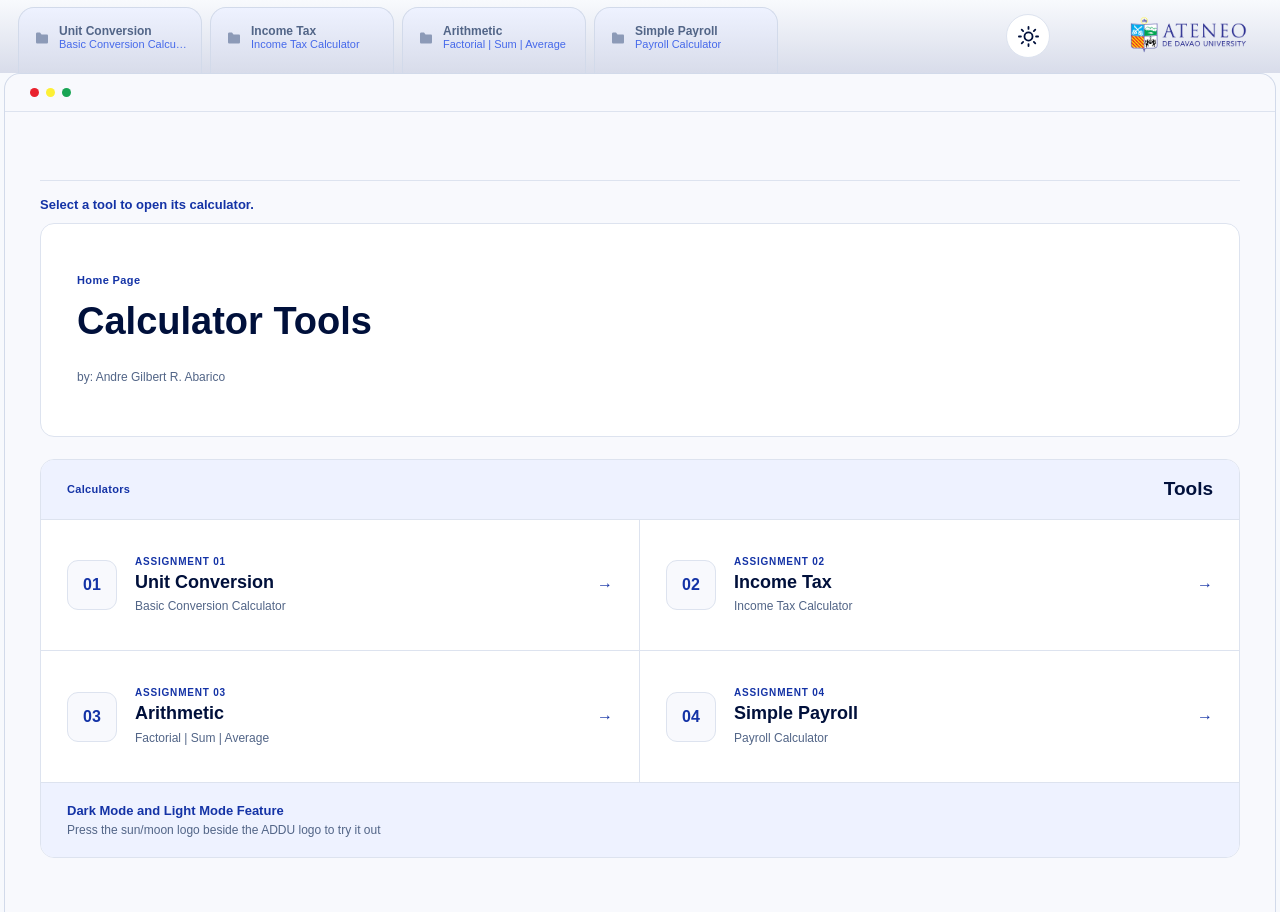
<file: index.html>
<!doctype html>
<html lang="en">

<head>
  <!-- document metadata, viewport setup, favicon, and stylesheet link -->
  <meta charset="UTF-8" />
  <meta name="viewport" content="width=device-width, initial-scale=1.0" />
  <meta name="description" content="Calculator Tools Portfolio" />
  <link rel="icon" type="image/png" href="favicon.png" />
  <title>Homepage</title>
  <link rel="stylesheet" href="styles.css" />
  <!-- apply saved dark theme immediately before rendering to prevent flash of light theme -->
  <script>
    if (localStorage.getItem("cs1130-theme") === "dark") {
      document.documentElement.dataset.theme = "dark";
    }
  </script>
</head>

<body>
  <!-- outer wrapper holding the top navigation bar and main workspace -->
  <div class="app-frame">
    <!-- header containing university logo, folder-style navigation tabs, and theme switcher -->
    <header class="top-navigation">
      <a href="index.html" class="logo-link" aria-label="Return to Home Page" title="Return to Home Page">
        <img id="ateneo-logo" class="ateneo-logo" src="assets/a1c12.png" alt="Ateneo de Davao University" />
      </a>
      <!-- navigation bar linking to all four calculator assignment pages -->
      <nav class="assignment-tabs" aria-label="Assignments">
        <a class="assignment-tab" href="unit-conversion.html">
          <img class="tab-shape light-active" src="assets/8b995.svg" alt="" />
          <img class="tab-shape light-inactive" src="assets/d2b93.svg" alt="" />
          <img class="tab-shape dark-active" src="assets/47702.svg" alt="" />
          <img class="tab-shape dark-inactive" src="assets/4b747.svg" alt="" />
          <span class="tab-copy">
            <img class="folder-icon light-folder" src="assets/92afd.svg" alt="" />
            <img class="folder-icon dark-folder" src="assets/79f76.svg" alt="" />
            <span>
              <strong>Unit Conversion</strong>
              <small>Basic Conversion Calculator</small>
            </span>
          </span>
        </a>
        <a class="assignment-tab" href="income-tax-calculator.html">
          <img class="tab-shape light-active" src="assets/8b995.svg" alt="" />
          <img class="tab-shape light-inactive" src="assets/d2b93.svg" alt="" />
          <img class="tab-shape dark-active" src="assets/47702.svg" alt="" />
          <img class="tab-shape dark-inactive" src="assets/4b747.svg" alt="" />
          <span class="tab-copy">
            <img class="folder-icon light-folder" src="assets/92afd.svg" alt="" />
            <img class="folder-icon dark-folder" src="assets/79f76.svg" alt="" />
            <span>
              <strong>Income Tax</strong>
              <small>Income Tax Calculator</small>
            </span>
          </span>
        </a>
        <a class="assignment-tab" href="arithmetic.html">
          <img class="tab-shape light-active" src="assets/8b995.svg" alt="" />
          <img class="tab-shape light-inactive" src="assets/d2b93.svg" alt="" />
          <img class="tab-shape dark-active" src="assets/47702.svg" alt="" />
          <img class="tab-shape dark-inactive" src="assets/4b747.svg" alt="" />
          <span class="tab-copy">
            <img class="folder-icon light-folder" src="assets/92afd.svg" alt="" />
            <img class="folder-icon dark-folder" src="assets/79f76.svg" alt="" />
            <span>
              <strong>Arithmetic</strong>
              <small>Factorial | Sum | Average</small>
            </span>
          </span>
        </a>
        <a class="assignment-tab" href="simple-payroll.html">
          <img class="tab-shape light-active" src="assets/8b995.svg" alt="" />
          <img class="tab-shape light-inactive" src="assets/d2b93.svg" alt="" />
          <img class="tab-shape dark-active" src="assets/47702.svg" alt="" />
          <img class="tab-shape dark-inactive" src="assets/4b747.svg" alt="" />
          <span class="tab-copy">
            <img class="folder-icon light-folder" src="assets/92afd.svg" alt="" />
            <img class="folder-icon dark-folder" src="assets/79f76.svg" alt="" />
            <span>
              <strong>Simple Payroll</strong>
              <small>Payroll Calculator</small>
            </span>
          </span>
        </a>
      </nav>
      <!-- button to toggle between light and dark color themes -->
      <button id="theme-button" class="theme-button" type="button" aria-label="Switch to dark mode">
        <img id="theme-icon" src="assets/b1186.svg" alt="" />
      </button>
    </header>
    <!-- main browser-window style workspace area -->
    <main class="workspace">
      <!-- decorative window control dots in the top-left corner -->
      <div class="window-dots" aria-hidden="true">
        <img src="assets/c9fa6.svg" alt="" />
        <img src="assets/9e541.svg" alt="" />
        <img src="assets/86e71.svg" alt="" />
      </div>
      <!-- centered home page container -->
      <div class="workspace-content home-workspace">
        <div class="home-top-divider" aria-hidden="true"></div>
        <p class="instruction">Select a tool to open its calculator.</p>

        <!-- hero banner displaying portfolio title and author -->
        <section class="panel home-hero-card">
          <span class="home-eyebrow">Home Page</span>
          <h1>Calculator Tools</h1>
          <p class="home-author">by: Andre Gilbert R. Abarico</p>
        </section>

        <!-- grid panel containing cards for each calculator assignment -->
        <section class="panel home-tools-panel">
          <header class="panel-header home-tools-header">
            <strong>Calculators</strong>
            <h2>Tools</h2>
          </header>
          <div class="home-tools-grid">
            <!-- card link for assignment 01: unit conversion -->
            <a class="home-tool-card" href="unit-conversion.html">
              <div class="home-tool-badge">01</div>
              <div class="home-tool-info">
                <span class="home-tool-assignment">ASSIGNMENT 01</span>
                <h3>Unit Conversion</h3>
                <p>Basic Conversion Calculator</p>
              </div>
              <span class="home-tool-arrow" aria-hidden="true">→</span>
            </a>

            <!-- card link for assignment 02: income tax -->
            <a class="home-tool-card" href="income-tax-calculator.html">
              <div class="home-tool-badge">02</div>
              <div class="home-tool-info">
                <span class="home-tool-assignment">ASSIGNMENT 02</span>
                <h3>Income Tax</h3>
                <p>Income Tax Calculator</p>
              </div>
              <span class="home-tool-arrow" aria-hidden="true">→</span>
            </a>

            <!-- card link for assignment 03: arithmetic -->
            <a class="home-tool-card" href="arithmetic.html">
              <div class="home-tool-badge">03</div>
              <div class="home-tool-info">
                <span class="home-tool-assignment">ASSIGNMENT 03</span>
                <h3>Arithmetic</h3>
                <p>Factorial | Sum | Average</p>
              </div>
              <span class="home-tool-arrow" aria-hidden="true">→</span>
            </a>

            <!-- card link for assignment 04: simple payroll -->
            <a class="home-tool-card" href="simple-payroll.html">
              <div class="home-tool-badge">04</div>
              <div class="home-tool-info">
                <span class="home-tool-assignment">ASSIGNMENT 04</span>
                <h3>Simple Payroll</h3>
                <p>Payroll Calculator</p>
              </div>
              <span class="home-tool-arrow" aria-hidden="true">→</span>
            </a>
          </div>
          <!-- footer tip explaining how to use the theme toggle button -->
          <footer class="home-tools-footer">
            <strong>Dark Mode and Light Mode Feature</strong>
            <span>Press the sun/moon logo beside the ADDU logo to try it out</span>
          </footer>
        </section>
      </div>
    </main>
  </div>
  <!-- theme management script that syncs dark/light mode across local storage and swaps icons -->
  <script>
    (function () {
      const logo = document.getElementById("ateneo-logo");
      const btn = document.getElementById("theme-button");
      const icon = document.getElementById("theme-icon");

      // updates the root theme attribute, persists choice in local storage, and swaps logo/button icons
      function applyTheme(isDark) {
        document.documentElement.dataset.theme = isDark ? "dark" : "light";
        localStorage.setItem("cs1130-theme", isDark ? "dark" : "light");
        logo.src = isDark ? "assets/cee41.png" : "assets/a1c12.png";
        icon.src = isDark ? "assets/c409f.svg" : "assets/b1186.svg";
        btn.setAttribute("aria-label", isDark ? "Switch to light mode" : "Switch to dark mode");
      }

      // initialize theme on page load based on saved preference
      applyTheme(localStorage.getItem("cs1130-theme") === "dark");

      // toggle between light and dark themes when the theme button is clicked
      btn.addEventListener("click", function () {
        const isDark = document.documentElement.dataset.theme === "dark";
        applyTheme(!isDark);
      });
    })();
  </script>
</body>
</html>
</file>
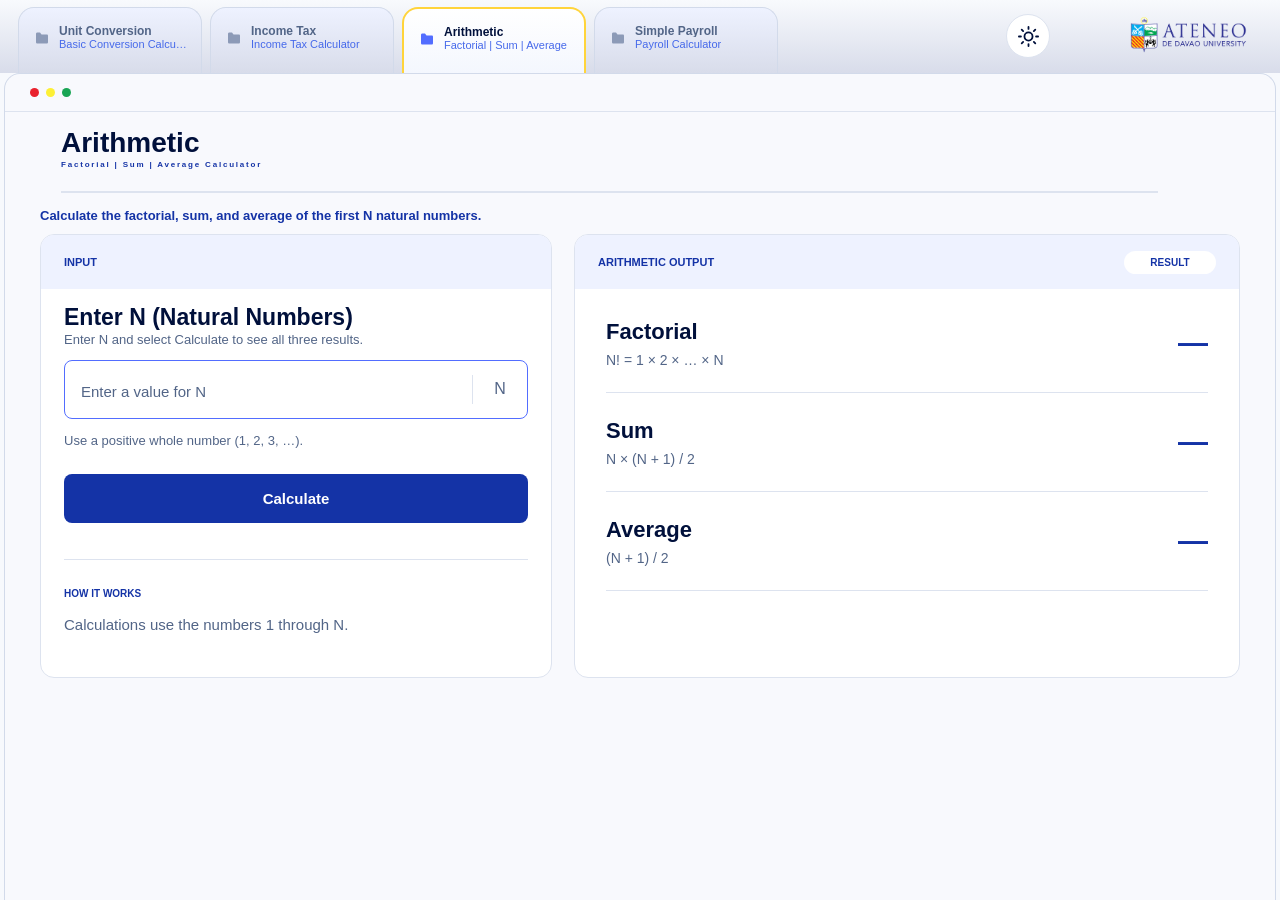
<file: arithmetic.html>
<!doctype html>
<html lang="en">

<head>
  <!-- document metadata, viewport setup, favicon, and stylesheet link -->
  <meta charset="UTF-8" />
  <meta name="viewport" content="width=device-width, initial-scale=1.0" />
  <meta name="description" content="Factorial, sum, and average of the first N natural numbers" />
  <link rel="icon" type="image/png" href="favicon.png" />
  <title>Arithmetic</title>
  <link rel="stylesheet" href="styles.css" />
  <!-- apply saved dark theme immediately before rendering to prevent flash of light theme -->
  <script>
    if (localStorage.getItem("cs1130-theme") === "dark") {
      document.documentElement.dataset.theme = "dark";
    }
  </script>
</head>

<body>
  <!-- outer wrapper holding the top navigation bar and main workspace -->
  <div class="app-frame">
    <!-- header containing university logo, folder-style navigation tabs, and theme switcher -->
    <header class="top-navigation">
      <a href="index.html" class="logo-link" aria-label="Return to Home Page" title="Return to Home Page">
        <img id="ateneo-logo" class="ateneo-logo" src="assets/a1c12.png" alt="Ateneo de Davao University" />
      </a>
      <!-- navigation tabs with arithmetic marked active -->
      <nav class="assignment-tabs" aria-label="Assignments">
        <a class="assignment-tab" href="unit-conversion.html">
          <img class="tab-shape light-active" src="assets/8b995.svg" alt="" />
          <img class="tab-shape light-inactive" src="assets/d2b93.svg" alt="" />
          <img class="tab-shape dark-active" src="assets/47702.svg" alt="" />
          <img class="tab-shape dark-inactive" src="assets/4b747.svg" alt="" />
          <span class="tab-copy">
            <img class="folder-icon light-folder" src="assets/92afd.svg" alt="" />
            <img class="folder-icon dark-folder" src="assets/79f76.svg" alt="" />
            <span>
              <strong>Unit Conversion</strong>
              <small>Basic Conversion Calculator</small>
            </span>
          </span>
        </a>
        <a class="assignment-tab" href="income-tax-calculator.html">
          <img class="tab-shape light-active" src="assets/8b995.svg" alt="" />
          <img class="tab-shape light-inactive" src="assets/d2b93.svg" alt="" />
          <img class="tab-shape dark-active" src="assets/47702.svg" alt="" />
          <img class="tab-shape dark-inactive" src="assets/4b747.svg" alt="" />
          <span class="tab-copy">
            <img class="folder-icon light-folder" src="assets/92afd.svg" alt="" />
            <img class="folder-icon dark-folder" src="assets/79f76.svg" alt="" />
            <span>
              <strong>Income Tax</strong>
              <small>Income Tax Calculator</small>
            </span>
          </span>
        </a>
        <a class="assignment-tab active" href="arithmetic.html" aria-current="page">
          <img class="tab-shape light-active" src="assets/8b995.svg" alt="" />
          <img class="tab-shape light-inactive" src="assets/d2b93.svg" alt="" />
          <img class="tab-shape dark-active" src="assets/47702.svg" alt="" />
          <img class="tab-shape dark-inactive" src="assets/4b747.svg" alt="" />
          <span class="tab-copy">
            <img class="folder-icon light-folder" src="assets/15833.svg" alt="" />
            <img class="folder-icon dark-folder" src="assets/412c1.svg" alt="" />
            <span>
              <strong>Arithmetic</strong>
              <small>Factorial | Sum | Average</small>
            </span>
          </span>
        </a>
        <a class="assignment-tab" href="simple-payroll.html">
          <img class="tab-shape light-active" src="assets/8b995.svg" alt="" />
          <img class="tab-shape light-inactive" src="assets/d2b93.svg" alt="" />
          <img class="tab-shape dark-active" src="assets/47702.svg" alt="" />
          <img class="tab-shape dark-inactive" src="assets/4b747.svg" alt="" />
          <span class="tab-copy">
            <img class="folder-icon light-folder" src="assets/92afd.svg" alt="" />
            <img class="folder-icon dark-folder" src="assets/79f76.svg" alt="" />
            <span>
              <strong>Simple Payroll</strong>
              <small>Payroll Calculator</small>
            </span>
          </span>
        </a>
      </nav>
      <!-- button to toggle between light and dark color themes -->
      <button id="theme-button" class="theme-button" type="button" aria-label="Switch to dark mode">
        <img id="theme-icon" src="assets/b1186.svg" alt="" />
      </button>
    </header>
    <!-- main browser-window style workspace area -->
    <main class="workspace">
      <!-- decorative window control dots -->
      <div class="window-dots" aria-hidden="true">
        <img src="assets/c9fa6.svg" alt="" />
        <img src="assets/9e541.svg" alt="" />
        <img src="assets/86e71.svg" alt="" />
      </div>
      <div class="workspace-content">
        <!-- page title and subtitle header -->
        <header class="page-title">
          <h1>Arithmetic</h1>
          <p>Factorial | Sum | Average Calculator</p>
        </header>
        <p class="instruction">Calculate the factorial, sum, and average of the first N natural numbers.</p>
        <!-- two-column layout pairing the natural number input card with the output results list -->
        <div class="arithmetic-layout">
          <!-- left panel: integer n input and validation message -->
          <section class="panel arithmetic-input">
            <header class="panel-header">
              <strong>INPUT</strong>
            </header>
            <div class="panel-body">
              <h2>Enter N (Natural Numbers)</h2>
              <p>Enter N and select Calculate to see all three results.</p>
              <div class="number-field">
                <input id="arithmetic-n-input" type="number" min="1" step="1" placeholder="Enter a value for N"
                  aria-label="Natural number N" />
                <span>N</span>
              </div>
              <p id="arithmetic-help" class="input-help">
                Use a positive whole number (1, 2, 3, …).
              </p>
              <button id="arithmetic-calc-btn" class="primary-button" type="button">
                Calculate
              </button>
              <div class="how-it-works">
                <strong>HOW IT WORKS</strong>
                <p>Calculations use the numbers 1 through N.</p>
              </div>
            </div>
          </section>
          <!-- right panel: stacked rows displaying factorial, sum, and average -->
          <section class="panel arithmetic-output">
            <header class="panel-header">
              <strong>ARITHMETIC OUTPUT</strong>
              <span>RESULT</span>
            </header>
            <div class="panel-body">
              <div class="arithmetic-row">
                <span>
                  <strong>Factorial</strong>
                  <small>N! = 1 × 2 × … × N</small>
                </span>
                <b id="res-factorial">—</b>
              </div>
              <div class="arithmetic-row">
                <span>
                  <strong>Sum</strong>
                  <small>N × (N + 1) / 2</small>
                </span>
                <b id="res-sum">—</b>
              </div>
              <div class="arithmetic-row">
                <span>
                  <strong>Average</strong>
                  <small>(N + 1) / 2</small>
                </span>
                <b id="res-average">—</b>
              </div>
            </div>
          </section>
        </div>
      </div>
    </main>
  </div>
  <!-- theme management script that syncs dark/light mode across local storage and swaps icons -->
  <script>
    (function () {
      const logo = document.getElementById("ateneo-logo");
      const btn = document.getElementById("theme-button");
      const icon = document.getElementById("theme-icon");

      // updates the root theme attribute, persists choice in local storage, and swaps logo/button icons
      function applyTheme(isDark) {
        document.documentElement.dataset.theme = isDark ? "dark" : "light";
        localStorage.setItem("cs1130-theme", isDark ? "dark" : "light");
        logo.src = isDark ? "assets/cee41.png" : "assets/a1c12.png";
        icon.src = isDark ? "assets/c409f.svg" : "assets/b1186.svg";
        btn.setAttribute("aria-label", isDark ? "Switch to light mode" : "Switch to dark mode");
      }

      // initialize theme on page load based on saved preference
      applyTheme(localStorage.getItem("cs1130-theme") === "dark");

      // toggle between light and dark themes when the theme button is clicked
      btn.addEventListener("click", function () {
        const isDark = document.documentElement.dataset.theme === "dark";
        applyTheme(!isDark);
      });
    })();
  </script>
  <!-- arithmetic computation script demonstrating while, do-while, and for loops -->
  <script>
    (function () {
      const inputEl = document.getElementById("arithmetic-n-input");
      const helpEl = document.getElementById("arithmetic-help");
      const calcBtn = document.getElementById("arithmetic-calc-btn");
      const resFactorial = document.getElementById("res-factorial");
      const resSum = document.getElementById("res-sum");
      const resAverage = document.getElementById("res-average");

      // validates n (1 to 170 to avoid floating-point infinity) and computes factorial, sum, and average
      function handleCalculate() {
        const n = Number(inputEl.value);
        if (!Number.isInteger(n) || n < 1 || n > 170) {
          helpEl.textContent = "Enter a whole number from 1 to 170.";
          helpEl.classList.add("error");
          resFactorial.textContent = "—";
          resSum.textContent = "—";
          resAverage.textContent = "—";
          return;
        }

        // compute factorial using a while loop
        let factorial = 1;
        let factor = 1;
        while (factor <= n) {
          factorial *= factor;
          factor += 1;
        }

        // compute sum of first n natural numbers using a do-while loop
        let sum = 0;
        let addend = 1;
        do {
          sum += addend;
          addend += 1;
        } while (addend <= n);

        // compute total and divide by n for the average using a for loop
        let total = 0;
        for (let number = 1; number <= n; number += 1) {
          total += number;
        }

        const average = total / n;

        // reset helper text and format computed values with thousand separators
        helpEl.textContent = "Use a positive whole number (1, 2, 3, …).";
        helpEl.classList.remove("error");
        resFactorial.textContent = factorial.toLocaleString("en-US");
        resSum.textContent = sum.toLocaleString("en-US");
        resAverage.textContent = average.toLocaleString("en-US");
      }

      // run calculation on button click
      calcBtn.addEventListener("click", handleCalculate);

      // run calculation when pressing enter inside the input field
      inputEl.addEventListener("keydown", (e) => {
        if (e.key === "Enter") {
          e.preventDefault();
          handleCalculate();
        }
      });
    })();
  </script>
</body>
</html>
</file>
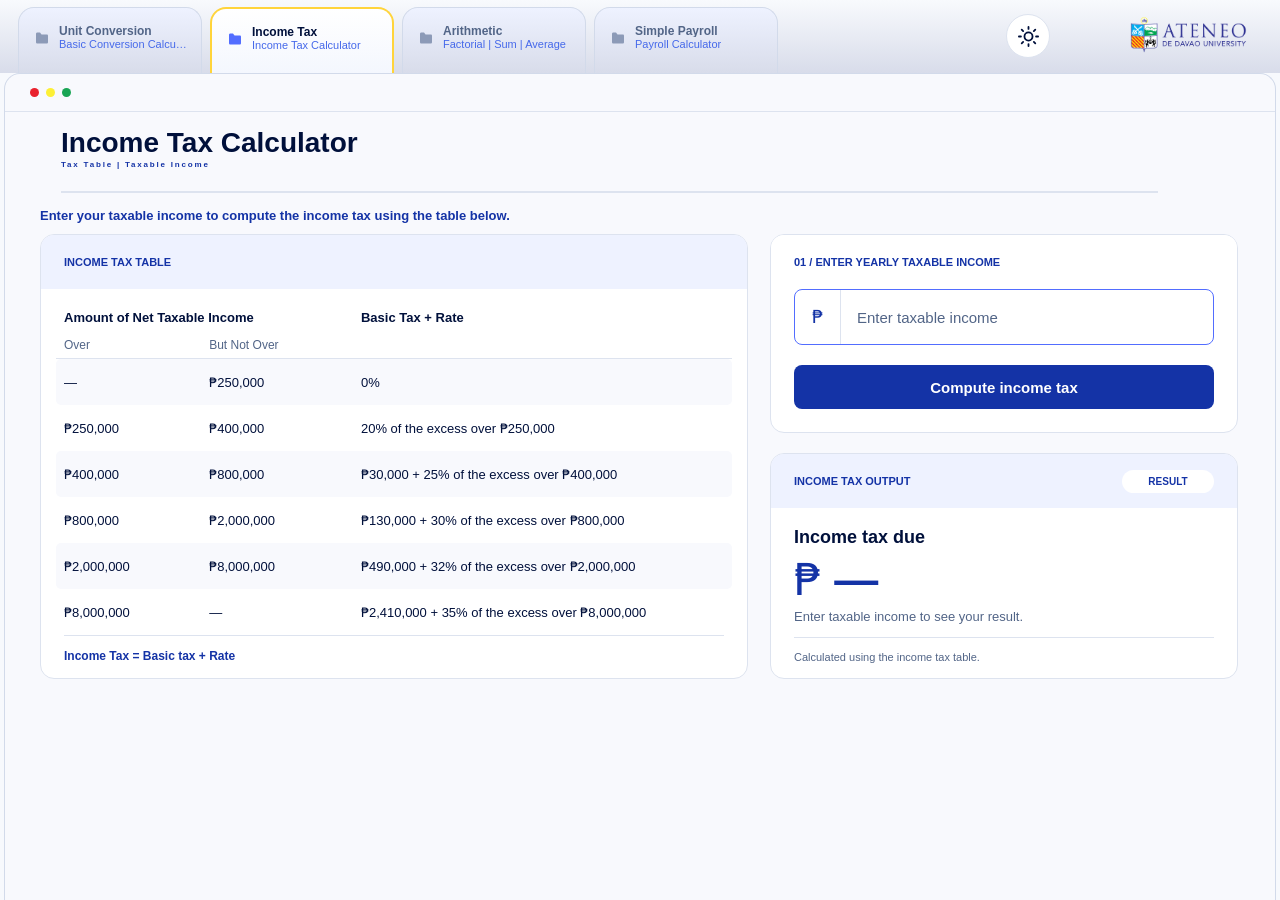
<file: income-tax-calculator.html>
<!doctype html>
<html lang="en">

<head>
  <!-- document metadata, viewport setup, favicon, and stylesheet link -->
  <meta charset="UTF-8" />
  <meta name="viewport" content="width=device-width, initial-scale=1.0" />
  <meta name="description" content="Philippine annual income tax calculator" />
  <link rel="icon" type="image/png" href="favicon.png" />
  <title>Income Tax Calculator</title>
  <link rel="stylesheet" href="styles.css" />
  <!-- apply saved dark theme immediately before rendering to prevent flash of light theme -->
  <script>
    if (localStorage.getItem("cs1130-theme") === "dark") {
      document.documentElement.dataset.theme = "dark";
    }
  </script>
</head>

<body>
  <!-- outer wrapper holding the top navigation bar and main workspace -->
  <div class="app-frame">
    <!-- header containing university logo, folder-style navigation tabs, and theme switcher -->
    <header class="top-navigation">
      <a href="index.html" class="logo-link" aria-label="Return to Home Page" title="Return to Home Page">
        <img id="ateneo-logo" class="ateneo-logo" src="assets/a1c12.png" alt="Ateneo de Davao University" />
      </a>
      <!-- navigation tabs with income tax marked active -->
      <nav class="assignment-tabs" aria-label="Assignments">
        <a class="assignment-tab" href="unit-conversion.html">
          <img class="tab-shape light-active" src="assets/8b995.svg" alt="" />
          <img class="tab-shape light-inactive" src="assets/d2b93.svg" alt="" />
          <img class="tab-shape dark-active" src="assets/47702.svg" alt="" />
          <img class="tab-shape dark-inactive" src="assets/4b747.svg" alt="" />
          <span class="tab-copy">
            <img class="folder-icon light-folder" src="assets/92afd.svg" alt="" />
            <img class="folder-icon dark-folder" src="assets/79f76.svg" alt="" />
            <span>
              <strong>Unit Conversion</strong>
              <small>Basic Conversion Calculator</small>
            </span>
          </span>
        </a>
        <a class="assignment-tab active" href="income-tax-calculator.html" aria-current="page">
          <img class="tab-shape light-active" src="assets/8b995.svg" alt="" />
          <img class="tab-shape light-inactive" src="assets/d2b93.svg" alt="" />
          <img class="tab-shape dark-active" src="assets/47702.svg" alt="" />
          <img class="tab-shape dark-inactive" src="assets/4b747.svg" alt="" />
          <span class="tab-copy">
            <img class="folder-icon light-folder" src="assets/15833.svg" alt="" />
            <img class="folder-icon dark-folder" src="assets/412c1.svg" alt="" />
            <span>
              <strong>Income Tax</strong>
              <small>Income Tax Calculator</small>
            </span>
          </span>
        </a>
        <a class="assignment-tab" href="arithmetic.html">
          <img class="tab-shape light-active" src="assets/8b995.svg" alt="" />
          <img class="tab-shape light-inactive" src="assets/d2b93.svg" alt="" />
          <img class="tab-shape dark-active" src="assets/47702.svg" alt="" />
          <img class="tab-shape dark-inactive" src="assets/4b747.svg" alt="" />
          <span class="tab-copy">
            <img class="folder-icon light-folder" src="assets/92afd.svg" alt="" />
            <img class="folder-icon dark-folder" src="assets/79f76.svg" alt="" />
            <span>
              <strong>Arithmetic</strong>
              <small>Factorial | Sum | Average</small>
            </span>
          </span>
        </a>
        <a class="assignment-tab" href="simple-payroll.html">
          <img class="tab-shape light-active" src="assets/8b995.svg" alt="" />
          <img class="tab-shape light-inactive" src="assets/d2b93.svg" alt="" />
          <img class="tab-shape dark-active" src="assets/47702.svg" alt="" />
          <img class="tab-shape dark-inactive" src="assets/4b747.svg" alt="" />
          <span class="tab-copy">
            <img class="folder-icon light-folder" src="assets/92afd.svg" alt="" />
            <img class="folder-icon dark-folder" src="assets/79f76.svg" alt="" />
            <span>
              <strong>Simple Payroll</strong>
              <small>Payroll Calculator</small>
            </span>
          </span>
        </a>
      </nav>
      <!-- button to toggle between light and dark color themes -->
      <button id="theme-button" class="theme-button" type="button" aria-label="Switch to dark mode">
        <img id="theme-icon" src="assets/b1186.svg" alt="" />
      </button>
    </header>
    <!-- main browser-window style workspace area -->
    <main class="workspace">
      <!-- decorative window control dots -->
      <div class="window-dots" aria-hidden="true">
        <img src="assets/c9fa6.svg" alt="" />
        <img src="assets/9e541.svg" alt="" />
        <img src="assets/86e71.svg" alt="" />
      </div>
      <div class="workspace-content">
        <!-- page title and subtitle header -->
        <header class="page-title">
          <h1>Income Tax Calculator</h1>
          <p>Tax Table | Taxable Income</p>
        </header>
        <p class="instruction">Enter your taxable income to compute the income tax using the table below.</p>
        <!-- two-column layout pairing the reference tax bracket table with the input/output cards -->
        <div class="tax-layout">
          <!-- left panel: reference grid showing philippine income tax brackets and rates -->
          <section class="panel tax-table-panel">
            <header class="panel-header">
              <strong>INCOME TAX TABLE</strong>
            </header>
            <div class="panel-body">
              <div class="tax-table" role="table" aria-label="Income tax brackets">
                <div class="tax-table-heading" role="row">
                  <strong>Amount of Net Taxable Income</strong>
                  <strong>Basic Tax + Rate</strong>
                </div>
                <div class="tax-column-labels" role="row">
                  <span>Over</span>
                  <span>But Not Over</span>
                  <span></span>
                </div>
                <div class="tax-row" role="row">
                  <span>—</span>
                  <span>₱250,000</span>
                  <span>0%</span>
                </div>
                <div class="tax-row" role="row">
                  <span>₱250,000</span>
                  <span>₱400,000</span>
                  <span>20% of the excess over ₱250,000</span>
                </div>
                <div class="tax-row" role="row">
                  <span>₱400,000</span>
                  <span>₱800,000</span>
                  <span>₱30,000 + 25% of the excess over ₱400,000</span>
                </div>
                <div class="tax-row" role="row">
                  <span>₱800,000</span>
                  <span>₱2,000,000</span>
                  <span>₱130,000 + 30% of the excess over ₱800,000</span>
                </div>
                <div class="tax-row" role="row">
                  <span>₱2,000,000</span>
                  <span>₱8,000,000</span>
                  <span>₱490,000 + 32% of the excess over ₱2,000,000</span>
                </div>
                <div class="tax-row" role="row">
                  <span>₱8,000,000</span>
                  <span>—</span>
                  <span>₱2,410,000 + 35% of the excess over ₱8,000,000</span>
                </div>
              </div>
              <p class="table-formula">Income Tax = Basic tax + Rate</p>
            </div>
          </section>
          <!-- right column: stacked income input card and computed tax output card -->
          <div class="tax-side">
            <section class="panel tax-input-card">
              <header class="panel-header">
                <strong>01 / ENTER YEARLY TAXABLE INCOME</strong>
              </header>
              <div class="panel-body">
                <!-- peso currency field for entering annual taxable income -->
                <div class="currency-field">
                  <span>₱</span>
                  <input id="tax-income-input" type="number" min="0" placeholder="Enter taxable income"
                    aria-label="Taxable income" />
                </div>
                <button id="compute-tax-btn" class="primary-button" type="button">
                  Compute income tax
                </button>
              </div>
            </section>
            <!-- output panel displaying formatted peso tax due -->
            <section class="panel tax-output-card">
              <header class="panel-header">
                <strong>INCOME TAX OUTPUT</strong>
                <span>RESULT</span>
              </header>
              <div class="panel-body">
                <h2>Income tax due</h2>
                <strong id="tax-result" class="tax-result">₱ —</strong>
                <p id="tax-summary">Enter taxable income to see your result.</p>
                <small>Calculated using the income tax table.</small>
              </div>
            </section>
          </div>
        </div>
      </div>
    </main>
  </div>
  <!-- theme management script that syncs dark/light mode across local storage and swaps icons -->
  <script>
    (function () {
      const logo = document.getElementById("ateneo-logo");
      const btn = document.getElementById("theme-button");
      const icon = document.getElementById("theme-icon");

      // updates the root theme attribute, persists choice in local storage, and swaps logo/button icons
      function applyTheme(isDark) {
        document.documentElement.dataset.theme = isDark ? "dark" : "light";
        localStorage.setItem("cs1130-theme", isDark ? "dark" : "light");
        logo.src = isDark ? "assets/cee41.png" : "assets/a1c12.png";
        icon.src = isDark ? "assets/c409f.svg" : "assets/b1186.svg";
        btn.setAttribute("aria-label", isDark ? "Switch to light mode" : "Switch to dark mode");
      }

      // initialize theme on page load based on saved preference
      applyTheme(localStorage.getItem("cs1130-theme") === "dark");

      // toggle between light and dark themes when the theme button is clicked
      btn.addEventListener("click", function () {
        const isDark = document.documentElement.dataset.theme === "dark";
        applyTheme(!isDark);
      });
    })();
  </script>
  <!-- income tax calculation script implementing progressive tax brackets -->
  <script>
    (function () {
      // currency formatter configured for philippine peso with two decimal places
      const money = new Intl.NumberFormat("en-PH", {
        style: "currency",
        currency: "PHP",
        minimumFractionDigits: 2,
      });

      // computes annual tax due by matching taxable income against six progressive brackets
      function calculateTax(income) {
        if (income <= 250000) return 0;
        if (income <= 400000) return (income - 250000) * 0.2;
        if (income <= 800000) return 30000 + (income - 400000) * 0.25;
        if (income <= 2000000) return 130000 + (income - 800000) * 0.3;
        if (income <= 8000000) return 490000 + (income - 2000000) * 0.32;
        return 2410000 + (income - 8000000) * 0.35;
      }

      const inputEl = document.getElementById("tax-income-input");
      const computeBtn = document.getElementById("compute-tax-btn");
      const resultEl = document.getElementById("tax-result");
      const summaryEl = document.getElementById("tax-summary");

      // sanitizes input value, invokes the tax calculation function, and updates the result display and summary text
      function handleCompute() {
        const val = Math.max(0, Number(inputEl.value) || 0);
        inputEl.value = val === 0 && inputEl.value === "" ? "" : val;
        const tax = calculateTax(val);
        resultEl.textContent = money.format(tax);
        summaryEl.textContent = `Tax due on ${money.format(val)} taxable income.`;
      }

      // block typing minus, plus, or scientific notation 'e', and trigger compute on enter
      inputEl.addEventListener("keydown", (e) => {
        if (e.key === "-" || e.key === "+" || e.key.toLowerCase() === "e") {
          e.preventDefault();
        } else if (e.key === "Enter") {
          e.preventDefault();
          handleCompute();
        }
      });

      // strip negative signs or clamp to 0 if pasted or scrolled
      inputEl.addEventListener("input", () => {
        if (inputEl.value.includes("-")) {
          inputEl.value = inputEl.value.replace(/-/g, "");
        }
        if (Number(inputEl.value) < 0) {
          inputEl.value = "0";
        }
      });

      // run tax computation when clicking the compute button
      computeBtn.addEventListener("click", handleCompute);
    })();
  </script>
</body>
</html>
</file>
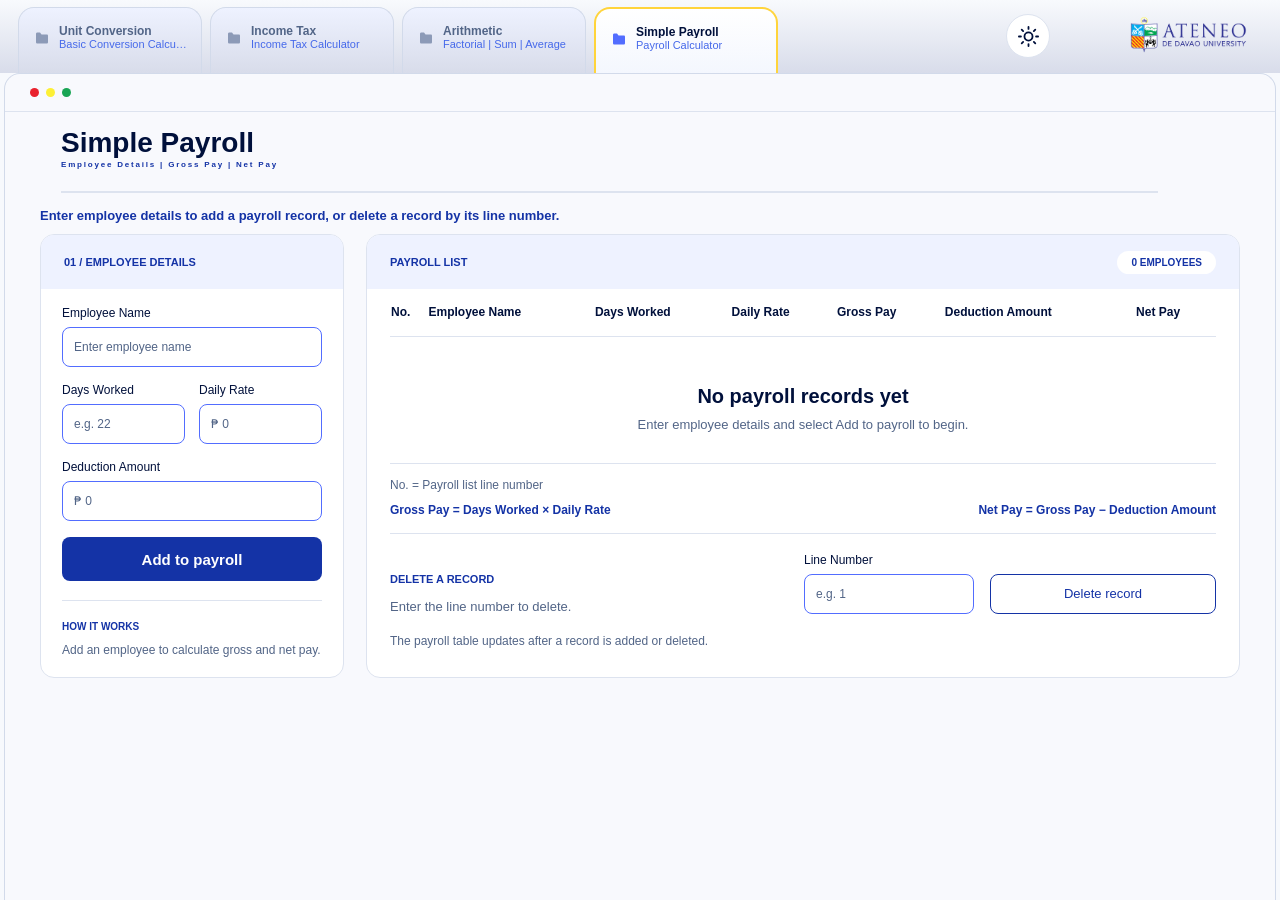
<file: simple-payroll.html>
<!doctype html>
<html lang="en">

<head>
  <!-- document metadata, viewport setup, favicon, and stylesheet link -->
  <meta charset="UTF-8" />
  <meta name="viewport" content="width=device-width, initial-scale=1.0" />
  <meta name="description" content="Simple employee payroll calculator" />
  <link rel="icon" type="image/png" href="favicon.png" />
  <title>Simple Payroll</title>
  <link rel="stylesheet" href="styles.css" />
  <!-- apply saved dark theme immediately before rendering to prevent flash of light theme -->
  <script>
    if (localStorage.getItem("cs1130-theme") === "dark") {
      document.documentElement.dataset.theme = "dark";
    }
  </script>
</head>

<body>
  <!-- outer wrapper holding the top navigation bar and main workspace -->
  <div class="app-frame">
    <!-- header containing university logo, folder-style navigation tabs, and theme switcher -->
    <header class="top-navigation">
      <a href="index.html" class="logo-link" aria-label="Return to Home Page" title="Return to Home Page">
        <img id="ateneo-logo" class="ateneo-logo" src="assets/a1c12.png" alt="Ateneo de Davao University" />
      </a>
      <!-- navigation tabs with simple payroll marked active -->
      <nav class="assignment-tabs" aria-label="Assignments">
        <a class="assignment-tab" href="unit-conversion.html">
          <img class="tab-shape light-active" src="assets/8b995.svg" alt="" />
          <img class="tab-shape light-inactive" src="assets/d2b93.svg" alt="" />
          <img class="tab-shape dark-active" src="assets/47702.svg" alt="" />
          <img class="tab-shape dark-inactive" src="assets/4b747.svg" alt="" />
          <span class="tab-copy">
            <img class="folder-icon light-folder" src="assets/92afd.svg" alt="" />
            <img class="folder-icon dark-folder" src="assets/79f76.svg" alt="" />
            <span>
              <strong>Unit Conversion</strong>
              <small>Basic Conversion Calculator</small>
            </span>
          </span>
        </a>
        <a class="assignment-tab" href="income-tax-calculator.html">
          <img class="tab-shape light-active" src="assets/8b995.svg" alt="" />
          <img class="tab-shape light-inactive" src="assets/d2b93.svg" alt="" />
          <img class="tab-shape dark-active" src="assets/47702.svg" alt="" />
          <img class="tab-shape dark-inactive" src="assets/4b747.svg" alt="" />
          <span class="tab-copy">
            <img class="folder-icon light-folder" src="assets/92afd.svg" alt="" />
            <img class="folder-icon dark-folder" src="assets/79f76.svg" alt="" />
            <span>
              <strong>Income Tax</strong>
              <small>Income Tax Calculator</small>
            </span>
          </span>
        </a>
        <a class="assignment-tab" href="arithmetic.html">
          <img class="tab-shape light-active" src="assets/8b995.svg" alt="" />
          <img class="tab-shape light-inactive" src="assets/d2b93.svg" alt="" />
          <img class="tab-shape dark-active" src="assets/47702.svg" alt="" />
          <img class="tab-shape dark-inactive" src="assets/4b747.svg" alt="" />
          <span class="tab-copy">
            <img class="folder-icon light-folder" src="assets/92afd.svg" alt="" />
            <img class="folder-icon dark-folder" src="assets/79f76.svg" alt="" />
            <span>
              <strong>Arithmetic</strong>
              <small>Factorial | Sum | Average</small>
            </span>
          </span>
        </a>
        <a class="assignment-tab active" href="simple-payroll.html" aria-current="page">
          <img class="tab-shape light-active" src="assets/8b995.svg" alt="" />
          <img class="tab-shape light-inactive" src="assets/d2b93.svg" alt="" />
          <img class="tab-shape dark-active" src="assets/47702.svg" alt="" />
          <img class="tab-shape dark-inactive" src="assets/4b747.svg" alt="" />
          <span class="tab-copy">
            <img class="folder-icon light-folder" src="assets/15833.svg" alt="" />
            <img class="folder-icon dark-folder" src="assets/412c1.svg" alt="" />
            <span>
              <strong>Simple Payroll</strong>
              <small>Payroll Calculator</small>
            </span>
          </span>
        </a>
      </nav>
      <!-- button to toggle between light and dark color themes -->
      <button id="theme-button" class="theme-button" type="button" aria-label="Switch to dark mode">
        <img id="theme-icon" src="assets/b1186.svg" alt="" />
      </button>
    </header>
    <!-- main browser-window style workspace area -->
    <main class="workspace">
      <!-- decorative window control dots -->
      <div class="window-dots" aria-hidden="true">
        <img src="assets/c9fa6.svg" alt="" />
        <img src="assets/9e541.svg" alt="" />
        <img src="assets/86e71.svg" alt="" />
      </div>
      <div class="workspace-content">
        <!-- page title and subtitle header -->
        <header class="page-title">
          <h1>Simple Payroll</h1>
          <p>Employee Details | Gross Pay | Net Pay</p>
        </header>
        <p class="instruction">Enter employee details to add a payroll record, or delete a record by its line number.
        </p>
        <!-- two-column layout pairing the employee entry form with the dynamic payroll table -->
        <div class="payroll-layout">
          <!-- left panel: form for inputting employee name, days worked, daily rate, and deductions -->
          <section class="panel employee-card">
            <header class="panel-header">
              <strong>01 / EMPLOYEE DETAILS</strong>
            </header>
            <div class="panel-body">
              <form id="payroll-form">
                <label>
                  <span>Employee Name</span>
                  <input id="emp-name" type="text" pattern="[A-Za-z\s]+" title="Letters and spaces only"
                    placeholder="Enter employee name" required />
                </label>
                <div class="two-fields">
                  <label>
                    <span>Days Worked</span>
                    <input id="emp-days" type="number" min="0" placeholder="e.g. 22" required />
                  </label>
                  <label>
                    <span>Daily Rate</span>
                    <input id="emp-rate" type="number" min="0" placeholder="₱ 0" required />
                  </label>
                </div>
                <label>
                  <span>Deduction Amount</span>
                  <input id="emp-deduction" type="number" min="0" placeholder="₱ 0" required />
                </label>
                <button class="primary-button" type="submit">
                  Add to payroll
                </button>
              </form>
              <div class="how-it-works compact">
                <strong>HOW IT WORKS</strong>
                <p>Add an employee to calculate gross and net pay.</p>
              </div>
            </div>
          </section>
          <!-- right panel: payroll table, empty state placeholder, formulas, and record deletion controls -->
          <section class="panel payroll-list">
            <header class="panel-header">
              <strong>PAYROLL LIST</strong>
              <span id="employee-count-badge">0 EMPLOYEES</span>
            </header>
            <div class="panel-body">
              <div class="payroll-table-wrap">
                <table>
                  <thead>
                    <tr>
                      <th>No.</th>
                      <th>Employee Name</th>
                      <th>Days Worked</th>
                      <th>Daily Rate</th>
                      <th>Gross Pay</th>
                      <th>Deduction Amount</th>
                      <th>Net Pay</th>
                    </tr>
                  </thead>
                  <tbody id="payroll-tbody"></tbody>
                </table>
                <!-- placeholder message shown when no employee records exist -->
                <div id="empty-payroll" class="empty-payroll">
                  <strong>No payroll records yet</strong>
                  <p>Enter employee details and select Add to payroll to begin.</p>
                </div>
              </div>
              <p class="line-note">No. = Payroll list line number</p>
              <div class="payroll-formulas">
                <strong>Gross Pay = Days Worked × Daily Rate</strong>
                <strong>Net Pay = Gross Pay − Deduction Amount</strong>
              </div>
              <!-- controls to remove a payroll entry by its 1-based row number -->
              <div class="delete-area">
                <div>
                  <strong>DELETE A RECORD</strong>
                  <p>Enter the line number to delete.</p>
                </div>
                <label>
                  <span>Line Number</span>
                  <input id="delete-line-input" type="number" min="1" placeholder="e.g. 1" />
                </label>
                <button id="delete-record-btn" type="button">
                  Delete record
                </button>
              </div>
              <p class="table-update-note">
                The payroll table updates after a record is added or deleted.
              </p>
            </div>
          </section>
        </div>
      </div>
    </main>
  </div>
  <!-- theme management script that syncs dark/light mode across local storage and swaps icons -->
  <script>
    (function () {
      const logo = document.getElementById("ateneo-logo");
      const btn = document.getElementById("theme-button");
      const icon = document.getElementById("theme-icon");

      // updates the root theme attribute, persists choice in local storage, and swaps logo/button icons
      function applyTheme(isDark) {
        document.documentElement.dataset.theme = isDark ? "dark" : "light";
        localStorage.setItem("cs1130-theme", isDark ? "dark" : "light");
        logo.src = isDark ? "assets/cee41.png" : "assets/a1c12.png";
        icon.src = isDark ? "assets/c409f.svg" : "assets/b1186.svg";
        btn.setAttribute("aria-label", isDark ? "Switch to light mode" : "Switch to dark mode");
      }

      // initialize theme on page load based on saved preference
      applyTheme(localStorage.getItem("cs1130-theme") === "dark");

      // toggle between light and dark themes when the theme button is clicked
      btn.addEventListener("click", function () {
        const isDark = document.documentElement.dataset.theme === "dark";
        applyTheme(!isDark);
      });
    })();
  </script>
  <!-- payroll state management script for adding, validating, rendering, and deleting records -->
  <script>
    (function () {
      // currency formatter configured for philippine peso with two decimal places
      const money = new Intl.NumberFormat("en-PH", {
        style: "currency",
        currency: "PHP",
        minimumFractionDigits: 2,
      });

      // in-memory array storing employee payroll objects
      let records = [];

      const form = document.getElementById("payroll-form");
      const nameInput = document.getElementById("emp-name");
      const daysInput = document.getElementById("emp-days");
      const rateInput = document.getElementById("emp-rate");
      const deductionInput = document.getElementById("emp-deduction");
      const tbody = document.getElementById("payroll-tbody");
      const emptyState = document.getElementById("empty-payroll");
      const countBadge = document.getElementById("employee-count-badge");
      const deleteInput = document.getElementById("delete-line-input");
      const deleteBtn = document.getElementById("delete-record-btn");

      // allow only letters (a-z, a-z) and spaces in employee name
      nameInput.addEventListener("input", () => {
        nameInput.value = nameInput.value.replace(/[^a-zA-Z\s]/g, "");
      });

      // clears any custom browser validation message on the delete input
      function clearDeleteError() {
        deleteInput.setCustomValidity("");
      }

      // displays a native validation tooltip and focuses the delete input when an error occurs
      function showDeleteError(message) {
        deleteInput.setCustomValidity(message);
        deleteInput.reportValidity();
        deleteInput.focus();
      }

      deleteInput.addEventListener("input", clearDeleteError);

      // sanitizes special html characters to prevent cross-site scripting when rendering employee names
      function escapeHtml(str) {
        return str
          .replace(/&/g, "&amp;")
          .replace(/</g, "&lt;")
          .replace(/>/g, "&gt;")
          .replace(/"/g, "&quot;")
          .replace(/'/g, "&#039;");
      }

      // rebuilds the payroll table rows, updates the employee count badge, and toggles the empty state
      function render() {
        countBadge.textContent = `${records.length} ${records.length === 1 ? "EMPLOYEE" : "EMPLOYEES"}`;
        emptyState.style.display = records.length === 0 ? "block" : "none";
        tbody.innerHTML = records
          .map(
            (rec, idx) => `
              <tr>
                <td>${idx + 1}</td>
                <td>${escapeHtml(rec.name)}</td>
                <td>${rec.days}</td>
                <td>${money.format(rec.rate)}</td>
                <td>${money.format(rec.gross)}</td>
                <td>${money.format(rec.deduction)}</td>
                <td>${money.format(rec.net)}</td>
              </tr>`
          )
          .join("");
      }

      // validates form inputs, calculates gross and net pay, appends a new record, and clears fields
      function addRecord() {
        const cleanName = nameInput.value.replace(/[^a-zA-Z\s]/g, "").trim();

        // stop submission if any of the four inputs are empty
        if (
          !cleanName ||
          daysInput.value.trim() === "" ||
          rateInput.value.trim() === "" ||
          deductionInput.value.trim() === ""
        ) {
          if (!cleanName) {
            nameInput.value = "";
            nameInput.focus();
          }
          form.reportValidity();
          return;
        }

        const dayCount = Math.max(0, Number(daysInput.value));
        const dailyRate = Math.max(0, Number(rateInput.value));
        const deductionAmount = Math.max(0, Number(deductionInput.value));
        const gross = dayCount * dailyRate;

        records.push({
          name: cleanName,
          days: dayCount,
          rate: dailyRate,
          gross: gross,
          deduction: deductionAmount,
          net: gross - deductionAmount,
        });

        nameInput.value = "";
        daysInput.value = "";
        rateInput.value = "";
        deductionInput.value = "";
        nameInput.focus();
        clearDeleteError();
        render();
      }

      // validates the entered line number and removes the matching record from the payroll array
      function deleteRecord() {
        const rawValue = deleteInput.value.trim();

        if (records.length === 0) {
          showDeleteError("There are no payroll records to delete.");
          return;
        }

        if (rawValue === "") {
          showDeleteError("Please enter a line number to delete.");
          return;
        }

        const lineNumber = Number(rawValue);
        const index = lineNumber - 1;

        if (!Number.isInteger(lineNumber) || index < 0 || index >= records.length) {
          showDeleteError(
            `Line number ${rawValue} was not found. Enter a number from 1 to ${records.length}.`
          );
          return;
        }

        records.splice(index, 1);
        deleteInput.value = "";
        clearDeleteError();
        render();
      }

      // handle form submit event
      form.addEventListener("submit", (e) => {
        e.preventDefault();
        addRecord();
      });

      // submit employee record on enter key inside any employee detail input
      [nameInput, daysInput, rateInput, deductionInput].forEach((input) => {
        input.addEventListener("keydown", (e) => {
          if (e.key === "Enter") {
            e.preventDefault();
            addRecord();
          }
        });
      });

      // delete record on click or enter key inside the line number input
      deleteBtn.addEventListener("click", deleteRecord);
      deleteInput.addEventListener("keydown", (e) => {
        if (e.key === "Enter") {
          e.preventDefault();
          deleteRecord();
        }
      });
    })();
  </script>
</body>
</html>
</file>
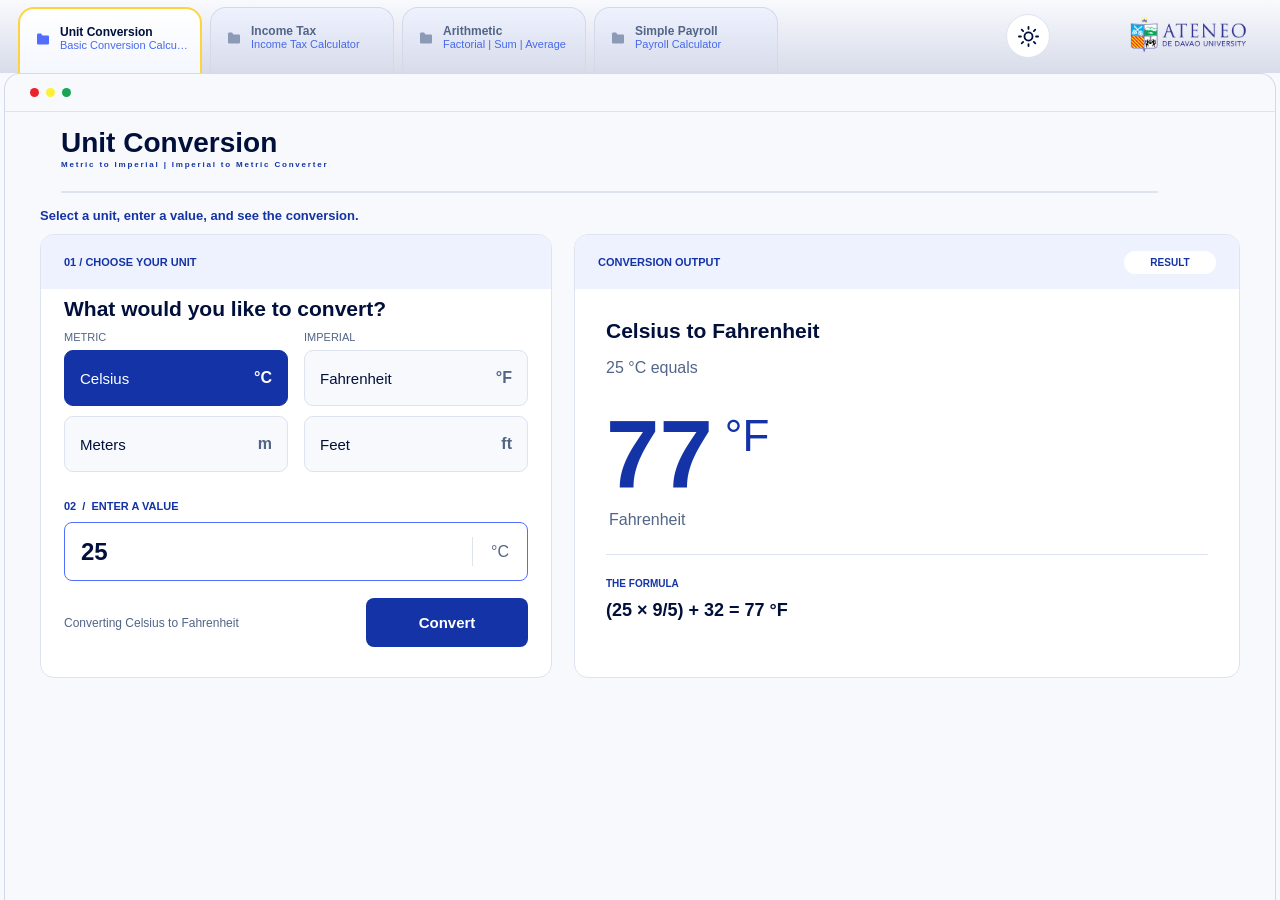
<file: unit-conversion.html>
<!doctype html>
<html lang="en">

<head>
  <!-- document metadata, viewport setup, favicon, and stylesheet link -->
  <meta charset="UTF-8" />
  <meta name="viewport" content="width=device-width, initial-scale=1.0" />
  <meta name="description" content="Temperature and length unit conversion calculator" />
  <link rel="icon" type="image/png" href="favicon.png" />
  <title>Unit Conversion</title>
  <link rel="stylesheet" href="styles.css" />
  <!-- apply saved dark theme immediately before rendering to prevent flash of light theme -->
  <script>
    if (localStorage.getItem("cs1130-theme") === "dark") {
      document.documentElement.dataset.theme = "dark";
    }
  </script>
</head>

<body>
  <!-- outer wrapper holding the top navigation bar and main workspace -->
  <div class="app-frame">
    <!-- header containing university logo, folder-style navigation tabs, and theme switcher -->
    <header class="top-navigation">
      <a href="index.html" class="logo-link" aria-label="Return to Home Page" title="Return to Home Page">
        <img id="ateneo-logo" class="ateneo-logo" src="assets/a1c12.png" alt="Ateneo de Davao University" />
      </a>
      <!-- navigation tabs with unit conversion marked active -->
      <nav class="assignment-tabs" aria-label="Assignments">
        <a class="assignment-tab active" href="unit-conversion.html" aria-current="page">
          <img class="tab-shape light-active" src="assets/8b995.svg" alt="" />
          <img class="tab-shape light-inactive" src="assets/d2b93.svg" alt="" />
          <img class="tab-shape dark-active" src="assets/47702.svg" alt="" />
          <img class="tab-shape dark-inactive" src="assets/4b747.svg" alt="" />
          <span class="tab-copy">
            <img class="folder-icon light-folder" src="assets/15833.svg" alt="" />
            <img class="folder-icon dark-folder" src="assets/412c1.svg" alt="" />
            <span>
              <strong>Unit Conversion</strong>
              <small>Basic Conversion Calculator</small>
            </span>
          </span>
        </a>
        <a class="assignment-tab" href="income-tax-calculator.html">
          <img class="tab-shape light-active" src="assets/8b995.svg" alt="" />
          <img class="tab-shape light-inactive" src="assets/d2b93.svg" alt="" />
          <img class="tab-shape dark-active" src="assets/47702.svg" alt="" />
          <img class="tab-shape dark-inactive" src="assets/4b747.svg" alt="" />
          <span class="tab-copy">
            <img class="folder-icon light-folder" src="assets/92afd.svg" alt="" />
            <img class="folder-icon dark-folder" src="assets/79f76.svg" alt="" />
            <span>
              <strong>Income Tax</strong>
              <small>Income Tax Calculator</small>
            </span>
          </span>
        </a>
        <a class="assignment-tab" href="arithmetic.html">
          <img class="tab-shape light-active" src="assets/8b995.svg" alt="" />
          <img class="tab-shape light-inactive" src="assets/d2b93.svg" alt="" />
          <img class="tab-shape dark-active" src="assets/47702.svg" alt="" />
          <img class="tab-shape dark-inactive" src="assets/4b747.svg" alt="" />
          <span class="tab-copy">
            <img class="folder-icon light-folder" src="assets/92afd.svg" alt="" />
            <img class="folder-icon dark-folder" src="assets/79f76.svg" alt="" />
            <span>
              <strong>Arithmetic</strong>
              <small>Factorial | Sum | Average</small>
            </span>
          </span>
        </a>
        <a class="assignment-tab" href="simple-payroll.html">
          <img class="tab-shape light-active" src="assets/8b995.svg" alt="" />
          <img class="tab-shape light-inactive" src="assets/d2b93.svg" alt="" />
          <img class="tab-shape dark-active" src="assets/47702.svg" alt="" />
          <img class="tab-shape dark-inactive" src="assets/4b747.svg" alt="" />
          <span class="tab-copy">
            <img class="folder-icon light-folder" src="assets/92afd.svg" alt="" />
            <img class="folder-icon dark-folder" src="assets/79f76.svg" alt="" />
            <span>
              <strong>Simple Payroll</strong>
              <small>Payroll Calculator</small>
            </span>
          </span>
        </a>
      </nav>
      <!-- button to toggle between light and dark color themes -->
      <button id="theme-button" class="theme-button" type="button" aria-label="Switch to dark mode">
        <img id="theme-icon" src="assets/b1186.svg" alt="" />
      </button>
    </header>
    <!-- main browser-window style workspace area -->
    <main class="workspace">
      <!-- decorative window control dots -->
      <div class="window-dots" aria-hidden="true">
        <img src="assets/c9fa6.svg" alt="" />
        <img src="assets/9e541.svg" alt="" />
        <img src="assets/86e71.svg" alt="" />
      </div>
      <div class="workspace-content">
        <!-- page title and subtitle header -->
        <header class="page-title">
          <h1>Unit Conversion</h1>
          <p>Metric to Imperial | Imperial to Metric Converter</p>
        </header>
        <p class="instruction">Select a unit, enter a value, and see the conversion.</p>
        <!-- two-column grid separating unit selection controls from conversion result display -->
        <div class="conversion-layout">
          <!-- left panel: unit selector buttons and numeric input field -->
          <section class="panel conversion-controls">
            <header class="panel-header">
              <strong>01 / CHOOSE YOUR UNIT</strong>
            </header>
            <div class="panel-body">
              <h2>What would you like to convert?</h2>
              <div class="unit-column-labels">
                <span>Metric</span>
                <span>Imperial</span>
              </div>
              <!-- interactive buttons to select source unit -->
              <div class="unit-options">
                <button class="unit-option selected" type="button" data-unit="celsius">
                  <span>Celsius</span>
                  <strong>°C</strong>
                </button>
                <button class="unit-option" type="button" data-unit="fahrenheit">
                  <span>Fahrenheit</span>
                  <strong>°F</strong>
                </button>
                <button class="unit-option" type="button" data-unit="meters">
                  <span>Meters</span>
                  <strong>m</strong>
                </button>
                <button class="unit-option" type="button" data-unit="feet">
                  <span>Feet</span>
                  <strong>ft</strong>
                </button>
              </div>
              <label class="section-label" for="conversion-value">
                02&nbsp; / &nbsp;ENTER A VALUE
              </label>
              <!-- input box with dynamic unit symbol badge -->
              <div class="number-field">
                <input id="conversion-value" type="number" value="25" aria-label="Value in °C" />
                <span id="input-unit-badge">°C</span>
              </div>
              <div class="conversion-action">
                <p id="converting-label">Converting Celsius to Fahrenheit</p>
                <button id="convert-btn" class="primary-button" type="button">
                  Convert
                </button>
              </div>
            </div>
          </section>

          <!-- right panel: large converted output value and mathematical formula breakdown -->
          <section class="panel conversion-output">
            <header class="panel-header">
              <strong>CONVERSION OUTPUT</strong>
              <span>RESULT</span>
            </header>
            <div class="panel-body">
              <h2 id="output-title">Celsius to Fahrenheit</h2>
              <p id="equals-copy" class="equals-copy">25 °C equals</p>
              <div class="large-result">
                <strong id="output-number">77</strong>
                <span id="output-unit">°F</span>
              </div>
              <p id="output-name" class="result-name">Fahrenheit</p>
              <div class="formula">
                <span>THE FORMULA</span>
                <strong id="formula-text">(25 × 9/5) + 32 = 77 °F</strong>
              </div>
            </div>
          </section>
        </div>
      </div>
    </main>
  </div>
  <!-- theme management script that syncs dark/light mode across local storage and swaps icons -->
  <script>
    (function () {
      const logo = document.getElementById("ateneo-logo");
      const btn = document.getElementById("theme-button");
      const icon = document.getElementById("theme-icon");

      // updates the root theme attribute, persists choice in local storage, and swaps logo/button icons
      function applyTheme(isDark) {
        document.documentElement.dataset.theme = isDark ? "dark" : "light";
        localStorage.setItem("cs1130-theme", isDark ? "dark" : "light");
        logo.src = isDark ? "assets/cee41.png" : "assets/a1c12.png";
        icon.src = isDark ? "assets/c409f.svg" : "assets/b1186.svg";
        btn.setAttribute("aria-label", isDark ? "Switch to light mode" : "Switch to dark mode");
      }

      // initialize theme on page load based on saved preference
      applyTheme(localStorage.getItem("cs1130-theme") === "dark");

      // toggle between light and dark themes when the theme button is clicked
      btn.addEventListener("click", function () {
        const isDark = document.documentElement.dataset.theme === "dark";
        applyTheme(!isDark);
      });
    })();
  </script>
  <!-- unit conversion logic for temperature (celsius/fahrenheit) and length (meters/feet) -->
  <script>
    (function () {
      // lookup table defining conversion formulas, labels, units, and negative-value rules
      const conversions = {
        celsius: {
          label: "Celsius to Fahrenheit",
          inputUnit: "°C",
          outputUnit: "°F",
          outputName: "Fahrenheit",
          allowNegative: true,
          convert: (v) => v * (9 / 5) + 32,
          formula: (inp, out) => `(${inp} × 9/5) + 32 = ${out} °F`,
        },
        fahrenheit: {
          label: "Fahrenheit to Celsius",
          inputUnit: "°F",
          outputUnit: "°C",
          outputName: "Celsius",
          allowNegative: true,
          convert: (v) => (v - 32) * (5 / 9),
          formula: (inp, out) => `(${inp} − 32) × 5/9 = ${out} °C`,
        },
        meters: {
          label: "Meters to Feet",
          inputUnit: "m",
          outputUnit: "ft",
          outputName: "Feet",
          allowNegative: false,
          convert: (v) => v * 3.28084,
          formula: (inp, out) => `${inp} × 3.28084 = ${out} ft`,
        },
        feet: {
          label: "Feet to Meters",
          inputUnit: "ft",
          outputUnit: "m",
          outputName: "Meters",
          allowNegative: false,
          convert: (v) => v / 3.28084,
          formula: (inp, out) => `${inp} ÷ 3.28084 = ${out} m`,
        },
      };

      let selected = "celsius";
      const unitButtons = document.querySelectorAll(".unit-option");
      const inputEl = document.getElementById("conversion-value");
      const inputUnitBadge = document.getElementById("input-unit-badge");
      const convertingLabel = document.getElementById("converting-label");
      const convertBtn = document.getElementById("convert-btn");

      const outputTitle = document.getElementById("output-title");
      const equalsCopy = document.getElementById("equals-copy");
      const outputNumber = document.getElementById("output-number");
      const outputUnit = document.getElementById("output-unit");
      const outputName = document.getElementById("output-name");
      const formulaText = document.getElementById("formula-text");

      // formats numbers cleanly by keeping whole integers intact and trimming trailing decimals up to 2 places
      function cleanNumber(value) {
        return Number.isInteger(value) ? String(value) : value.toFixed(2).replace(/\.?0+$/, "");
      }

      // resets negative input values to 0 when converting length units that cannot be negative
      function enforceNonNegative() {
        const conv = conversions[selected];
        if (!conv.allowNegative && inputEl.value !== "" && Number(inputEl.value) < 0) {
          inputEl.value = "0";
        }
      }

      // validates the user input, computes the converted result, and updates all output panel text
      function runConversion() {
        enforceNonNegative();
        const rawInput = inputEl.value || "0";
        const numericInput = Number(rawInput);
        const conv = conversions[selected];
        const safeInput = Number.isFinite(numericInput)
          ? conv.allowNegative
            ? numericInput
            : Math.max(0, numericInput)
          : 0;
        const output = cleanNumber(conv.convert(safeInput));

        outputTitle.textContent = conv.label;
        equalsCopy.textContent = `${safeInput} ${conv.inputUnit} equals`;
        outputNumber.textContent = output;
        outputUnit.textContent = conv.outputUnit;
        outputName.textContent = conv.outputName;
        formulaText.textContent = conv.formula(safeInput, output);
      }

      // blocks minus key on length units and triggers conversion when pressing enter
      inputEl.addEventListener("keydown", (e) => {
        if (!conversions[selected].allowNegative && e.key === "-") {
          e.preventDefault();
        }
        if (e.key === "Enter") {
          e.preventDefault();
          runConversion();
        }
      });

      // clamps negative pasted or scrolled numbers on length units
      inputEl.addEventListener("input", enforceNonNegative);

      // updates active button styling, input constraints, and labels when a unit button is clicked
      unitButtons.forEach((btn) => {
        btn.addEventListener("click", () => {
          selected = btn.dataset.unit;
          unitButtons.forEach((b) => b.classList.toggle("selected", b === btn));
          const conv = conversions[selected];

          if (conv.allowNegative) {
            inputEl.removeAttribute("min");
          } else {
            inputEl.setAttribute("min", "0");
            enforceNonNegative();
          }

          inputEl.setAttribute("aria-label", `Value in ${conv.inputUnit}`);
          inputUnitBadge.textContent = conv.inputUnit;
          convertingLabel.textContent = `Converting ${conv.label}`;
        });
      });

      // triggers conversion when clicking the convert button
      convertBtn.addEventListener("click", runConversion);
    })();
  </script>
</body>
</html>
</file>
<file: styles.css>
/* base css reset to normalize box sizing, margins, form inheritance, media, and tables */
*,
::before,
::after {
  box-sizing: border-box;
  border-width: 0;
  border-style: solid;
}

html,
body,
h1,
h2,
h3,
p,
figure,
blockquote,
ul,
ol,
dl,
dd {
  margin: 0;
}

button,
input,
select,
textarea {
  font-family: inherit;
  font-size: 100%;
  font-weight: inherit;
  line-height: inherit;
  color: inherit;
  margin: 0;
  padding: 0;
}

img,
svg {
  display: block;
  max-width: 100%;
}

table {
  text-indent: 0;
  border-color: inherit;
  border-collapse: collapse;
}

/* custom font definitions for arimo bold and regular weights */
@font-face {
  font-family: "Arimo:Bold";
  src: url("https://static.figma.com/font/Arimo_wght__1") format("woff2");
  font-style: normal;
  font-weight: 700;
}

@font-face {
  font-family: "Arimo:Regular";
  src: url("https://static.figma.com/font/Arimo_wght__1") format("woff2");
  font-style: normal;
  font-weight: 400;
}

/* light mode design tokens defining page backgrounds, surfaces, text, accents, and borders */
:root {
  color: #00103b;
  background: #f7f9fd;
  font-family: "Arimo:Regular", Arial, sans-serif;
  font-synthesis: none;
  --page: #f7f9fd;
  --workspace: #f8f9fd;
  --surface: #ffffff;
  --surface-soft: #eef2ff;
  --surface-row: #f8f9fd;
  --text: #00103b;
  --muted: #526587;
  --primary: #1433a6;
  --button: #1433a6;
  --border: #dde3ef;
  --frame-border: #d2daea;
  --nav-start: #f8fafd;
  --nav-end: #d8dcea;
}

/* dark mode color overrides applied when data-theme="dark" is set on the root element */
:root[data-theme="dark"] {
  color: #edf2ff;
  background: #101625;
  --page: #101625;
  --workspace: #141d2e;
  --surface: #1a2438;
  --surface-soft: #23304b;
  --surface-row: #141d2e;
  --text: #edf2ff;
  --muted: #afbedb;
  --primary: #a4b8ff;
  --button: #4864df;
  --border: #35435d;
  --frame-border: #35435d;
  --nav-start: #1a2438;
  --nav-end: #101827;
}

/* base document body layout and custom scrollbar colors */
body {
  min-width: 320px;
  min-height: 100vh;
  background: var(--page);
}

button,
input {
  font: inherit;
}

* {
  scrollbar-color: var(--muted) var(--workspace);
}

/* full-height application shell */
.app-frame {
  min-height: 100vh;
  background: var(--page);
}

/* top browser-style chrome bar with vertical gradient background */
.top-navigation {
  position: relative;
  height: 73px;
  overflow: hidden;
  background: linear-gradient(180deg, var(--nav-start), var(--nav-end));
}

/* horizontal container for folder-shaped navigation tabs */
.assignment-tabs {
  position: absolute;
  left: 18px;
  top: 7px;
  display: flex;
  gap: 8px;
  width: min(760px, calc(100% - 470px));
}

/* individual rounded folder tab styling and hover transitions */
.assignment-tab {
  position: relative;
  width: 184px;
  height: 66px;
  flex: 0 0 184px;
  color: #475f8c;
  text-decoration: none;
  border: 1.5px solid var(--frame-border);
  border-bottom: 0;
  border-radius: 16px 16px 0 0;
  background: linear-gradient(180deg, var(--surface-soft), var(--nav-end));
  box-shadow: none;
  transition:
    background 0.15s ease,
    border-color 0.15s ease;
}

.assignment-tab:not(.active):hover {
  border-color: #b4c1db;
  background: linear-gradient(180deg, var(--surface), var(--surface-soft));
}

/* dark mode styling for inactive navigation tabs */
[data-theme="dark"] .assignment-tab:not(.active) {
  background: linear-gradient(180deg, #1d2840, #131b2c);
  border-color: #2f3d57;
  box-shadow: none;
}

[data-theme="dark"] .assignment-tab:not(.active):hover {
  border-color: #485b80;
  background: linear-gradient(180deg, #24314d, #182236);
}

/* highlighted gold border when selected (.active) — no glow */
.assignment-tab.active {
  z-index: 2;
  border: 2px solid #ffd43b;
  border-bottom: 0;
  background: linear-gradient(180deg, #ffffff 0%, #f4f7fe 100%);
  box-shadow: none;
}

[data-theme="dark"] .assignment-tab.active {
  border: 2px solid #ffd43b;
  border-bottom: 0;
  background: linear-gradient(180deg, #24324f 0%, #1a2438 100%);
  box-shadow: none;
}

/* hide old slanted svg shapes so every folder uses the rounded design */
.tab-shape {
  display: none !important;
}

/* inner layout of each navigation tab holding the folder icon and two-line label */
.tab-copy {
  position: absolute;
  z-index: 1;
  top: 17px;
  left: 16px;
  right: 12px;
  display: flex;
  gap: 10px;
  align-items: center;
}

.folder-icon {
  width: 14px;
  height: 14px;
  flex: 0 0 14px;
}

/* toggle visibility between light and dark folder icons based on active theme */
.dark-folder,
[data-theme="dark"] .light-folder {
  display: none;
}

[data-theme="dark"] .dark-folder {
  display: block;
}

.tab-copy>span {
  display: flex;
  width: auto;
  min-width: 0;
  flex-direction: column;
  gap: 2px;
}

.tab-copy strong {
  color: var(--text);
  font-family: "Arimo:Bold", Arial, sans-serif;
  font-size: 12px;
  line-height: 1;
  overflow: hidden;
  text-overflow: ellipsis;
  white-space: nowrap;
}

.assignment-tab:not(.active) .tab-copy strong {
  color: var(--muted);
}

.tab-copy small {
  color: #4669ea;
  font-family: "Arimo:Regular", Arial, sans-serif;
  font-size: 11px;
  line-height: 1.05;
  overflow: hidden;
  text-overflow: ellipsis;
  white-space: nowrap;
}

[data-theme="dark"] .tab-copy small {
  color: #a6b8ff;
}

/* university logo positioning in the top-right header */
.ateneo-logo {
  position: absolute;
  z-index: 2;
  top: -9px;
  right: 26px;
  width: 182px;
  height: 102px;
  object-fit: contain;
  pointer-events: none;
}

/* circular theme toggle button positioned beside the university logo */
.theme-button {
  position: absolute;
  z-index: 3;
  top: 14px;
  right: 230px;
  display: flex;
  align-items: center;
  justify-content: center;
  width: 44px;
  height: 44px;
  padding: 0;
  border: 1px solid var(--border);
  border-radius: 50%;
  background: var(--surface);
  cursor: pointer;
}

.theme-button img {
  display: block;
  width: 21px;
  height: 21px;
  object-fit: contain;
  flex-shrink: 0;
  margin: 0;
}

/* main rounded content frame resembling a desktop browser viewport */
.workspace {
  min-height: calc(100vh - 73px);
  margin: 0 4px;
  overflow: hidden;
  border: 1px solid var(--frame-border);
  border-bottom: 0;
  border-radius: 16px 16px 0 0;
  background: var(--workspace);
}

/* top bar inside workspace containing the three decorative window dots */
.window-dots {
  display: flex;
  height: 38px;
  gap: 7px;
  align-items: center;
  padding-left: 25px;
  border-bottom: 1px solid var(--border);
}

.window-dots img {
  width: 9px;
  height: 9px;
}

/* centered maximum-width container for calculator page content */
.workspace-content {
  width: min(1200px, calc(100% - 50px));
  margin: 0 auto;
  padding: 14px 0 54px;
}

/* page title block with bottom divider border */
.page-title {
  height: 67px;
  margin: 0 82px 13px 21px;
  border-bottom: 2px solid var(--border);
}

.page-title h1 {
  color: var(--text);
  font-family: "Arimo:Bold", Arial, sans-serif;
  font-size: 28px;
  line-height: 34px;
}

.page-title p {
  color: var(--primary);
  font-family: "Arimo:Bold", Arial, sans-serif;
  font-size: 8px;
  font-weight: 700;
  letter-spacing: 1.8px;
}

/* instructional helper line above calculator panels */
.instruction {
  margin-bottom: 8px;
  color: var(--primary);
  font-family: "Arimo:Bold", Arial, sans-serif;
  font-size: 13px;
  font-weight: 700;
  line-height: 20px;
}

/* two-column grid used by both unit conversion and arithmetic pages */
.conversion-layout,
.arithmetic-layout {
  display: grid;
  grid-template-columns: minmax(360px, 512px) minmax(480px, 1fr);
  gap: 22px;
}

/* reusable card container with rounded corners and border */
.panel {
  overflow: hidden;
  border: 1px solid var(--border);
  border-radius: 14px;
  background: var(--surface);
}

/* shaded top header bar inside each panel */
.panel-header {
  display: flex;
  height: 54px;
  align-items: center;
  justify-content: space-between;
  padding: 0 23px;
  background: var(--surface-soft);
  color: var(--primary);
  font-family: "Arimo:Bold", Arial, sans-serif;
  font-size: 11px;
  font-weight: 700;
}

/* pill-shaped status badge inside panel headers (e.g., result or employee count) */
.panel-header>span {
  min-width: 92px;
  padding: 6px 14px;
  border-radius: 999px;
  background: var(--surface);
  font-size: 10px;
  text-align: center;
}

/* shared minimum height for conversion and arithmetic cards */
.conversion-controls,
.conversion-output,
.arithmetic-input,
.arithmetic-output {
  min-height: 444px;
}

.conversion-controls .panel-body {
  padding: 7px 23px 20px;
}

.panel h2 {
  color: var(--text);
  font-family: "Arimo:Bold", Arial, sans-serif;
  font-size: 21px;
  font-weight: 700;
  line-height: 1.25;
}

.conversion-controls h2 {
  margin-bottom: 9px;
}

/* unit conversion: metric vs imperial column headers and 2x2 unit button grid */
.unit-column-labels {
  display: grid;
  grid-template-columns: repeat(2, 1fr);
  gap: 16px;
  margin-bottom: 7px;
  color: var(--muted);
  font-family: "Arimo:Bold", Arial, sans-serif;
  font-size: 11px;
  text-transform: uppercase;
}

.unit-options {
  display: grid;
  grid-template-columns: repeat(2, 1fr);
  gap: 10px 16px;
}

.unit-option {
  display: flex;
  height: 56px;
  align-items: center;
  justify-content: space-between;
  padding: 0 15px;
  border: 1px solid var(--border);
  border-radius: 9px;
  background: var(--workspace);
  color: var(--text);
  cursor: pointer;
  font-family: "Arimo:Bold", Arial, sans-serif;
  font-size: 15px;
}

.unit-option strong {
  color: var(--muted);
  font-size: 16px;
}

/* active unit selection button state */
.unit-option.selected {
  border-color: var(--button);
  background: var(--button);
  color: white;
}

.unit-option.selected strong {
  color: white;
}

[data-theme="dark"] .unit-option.selected {
  color: #edf2ff;
}

.section-label {
  display: block;
  margin: 28px 0 10px;
  color: var(--primary);
  font-family: "Arimo:Bold", Arial, sans-serif;
  font-size: 11px;
  font-weight: 700;
}

/* styled numeric and currency input wrappers with unit/symbol badges */
.number-field,
.currency-field {
  display: flex;
  height: 59px;
  overflow: hidden;
  border: 1px solid #526dff;
  border-radius: 8px;
  background: var(--surface);
}

[data-theme="dark"] .number-field,
[data-theme="dark"] .currency-field,
[data-theme="dark"] .employee-card input,
[data-theme="dark"] .delete-area input {
  border-color: #829aff;
}

.number-field input,
.currency-field input {
  min-width: 0;
  flex: 1;
  border: 0;
  outline: 0;
  background: transparent;
  color: var(--text);
  font-family: "Arimo:Bold", Arial, sans-serif;
  font-size: 24px;
  font-weight: 700;
  padding: 0 16px;
}

.number-field input::placeholder,
.currency-field input::placeholder {
  color: var(--muted);
  font-family: "Arimo:Regular", Arial, sans-serif;
  font-size: 15px;
  font-weight: 400;
}

.number-field>span {
  display: grid;
  width: 55px;
  height: 29px;
  place-items: center;
  align-self: center;
  border-left: 1px solid var(--border);
  color: var(--muted);
  font-family: "Arimo:Bold", Arial, sans-serif;
  font-size: 16px;
}

/* conversion action footer row containing status text and primary button */
.conversion-action {
  display: grid;
  grid-template-columns: 1fr 162px;
  gap: 16px;
  align-items: center;
  margin-top: 17px;
}

.conversion-action p {
  color: var(--muted);
  font-size: 12px;
}

/* primary call-to-action button used across all calculator forms */
.primary-button {
  height: 49px;
  border: 0;
  border-radius: 8px;
  background: var(--button);
  color: white;
  cursor: pointer;
  font-family: "Arimo:Bold", Arial, sans-serif;
  font-size: 15px;
  font-weight: 700;
}

.primary-button:hover {
  filter: brightness(1.08);
}

/* unit conversion output card typography and formula display */
.conversion-output .panel-body {
  padding: 29px 31px 20px;
}

.equals-copy {
  margin-top: 15px;
  color: var(--muted);
  font-size: 16px;
}

.large-result {
  display: flex;
  align-items: flex-start;
  margin-top: 30px;
  color: var(--primary);
  font-family: "Arimo:Bold", Arial, sans-serif;
}

.large-result strong {
  max-width: calc(100% - 95px);
  overflow: hidden;
  font-size: clamp(64px, 7.6vw, 96px);
  line-height: 1;
  text-overflow: ellipsis;
}

.large-result span {
  margin: 7px 0 0 12px;
  font-size: 44px;
  line-height: 1;
}

.result-name {
  margin: 8px 0 25px 3px;
  color: var(--muted);
  font-size: 16px;
}

.formula {
  display: flex;
  flex-direction: column;
  gap: 11px;
  padding-top: 23px;
  border-top: 1px solid var(--border);
}

.formula span {
  color: var(--primary);
  font-family: "Arimo:Bold", Arial, sans-serif;
  font-size: 10px;
  font-weight: 700;
}

.formula strong {
  color: var(--text);
  font-family: "Arimo:Bold", Arial, sans-serif;
  font-size: 18px;
}

/* income tax calculator two-column layout and bracket table styles */
.tax-layout {
  display: grid;
  grid-template-columns: minmax(520px, 708px) minmax(340px, 468px);
  gap: 22px;
}

.tax-table-panel {
  min-height: 444px;
}

.tax-table-panel .panel-body {
  padding: 14px 15px 0;
}

.tax-table {
  font-size: 13px;
}

.tax-table-heading,
.tax-column-labels,
.tax-row {
  display: grid;
  grid-template-columns: 22% 23% 55%;
  align-items: center;
}

.tax-table-heading {
  min-height: 28px;
  padding: 0 8px;
  font-family: "Arimo:Bold", Arial, sans-serif;
}

.tax-table-heading strong:first-child {
  grid-column: 1 / 3;
}

.tax-column-labels {
  min-height: 28px;
  padding: 0 8px;
  border-bottom: 1px solid var(--border);
  color: var(--muted);
  font-family: "Arimo:Bold", Arial, sans-serif;
  font-size: 12px;
}

.tax-row {
  min-height: 46px;
  padding: 5px 8px;
  border-radius: 5px;
  color: var(--text);
}

/* alternating row shading for readability in the tax bracket table */
.tax-row:nth-of-type(odd) {
  background: var(--surface-row);
}

.table-formula {
  margin: 0 8px;
  padding: 13px 0;
  border-top: 1px solid var(--border);
  color: var(--primary);
  font-family: "Arimo:Bold", Arial, sans-serif;
  font-size: 12px;
  font-weight: 700;
}

/* right-hand stack for income tax input and output cards */
.tax-side {
  display: flex;
  flex-direction: column;
  gap: 20px;
}

.tax-input-card {
  min-height: 198px;
}

.tax-input-card .panel-body {
  padding: 0 23px 23px;
}

.tax-input-card .panel-header {
  background: var(--surface);
}

.currency-field {
  height: 56px;
  margin-bottom: 20px;
}

.currency-field>span {
  display: grid;
  width: 46px;
  place-items: center;
  border-right: 1px solid var(--border);
  color: var(--primary);
  font-family: "Arimo:Bold", Arial, sans-serif;
  font-size: 18px;
}

.currency-field input {
  font-family: "Arimo:Regular", Arial, sans-serif;
  font-size: 15px;
  font-weight: 400;
}

.tax-input-card .primary-button {
  width: 100%;
  height: 44px;
}

.tax-output-card {
  min-height: 226px;
}

.tax-output-card .panel-body {
  padding: 18px 23px 10px;
}

.tax-output-card h2 {
  font-size: 18px;
}

.tax-result {
  display: block;
  margin: 3px 0 2px;
  color: var(--primary);
  font-family: "Arimo:Bold", Arial, sans-serif;
  font-size: clamp(30px, 4vw, 44px);
  line-height: 1.25;
}

.tax-output-card p {
  color: var(--muted);
  font-size: 13px;
}

.tax-output-card small {
  display: block;
  margin-top: 13px;
  padding-top: 13px;
  border-top: 1px solid var(--border);
  color: var(--muted);
  font-size: 11px;
}

/* arithmetic calculator input validation states, helper text, and output rows */
.arithmetic-input .panel-body {
  padding: 14px 23px;
}

.arithmetic-input h2 {
  font-size: 23px;
}

.arithmetic-input h2+p,
.input-help {
  color: var(--muted);
  font-size: 13px;
}

.arithmetic-input .number-field {
  margin-top: 13px;
}

.arithmetic-input .input-help {
  margin: 14px 0 26px;
}

.arithmetic-input .input-help.error {
  color: #d52b3f;
}

.arithmetic-input .primary-button {
  width: 100%;
}

.how-it-works {
  margin-top: 36px;
  padding-top: 23px;
  border-top: 1px solid var(--border);
}

.how-it-works strong {
  color: var(--primary);
  font-family: "Arimo:Bold", Arial, sans-serif;
  font-size: 10px;
}

.how-it-works p {
  margin-top: 15px;
  color: var(--muted);
  font-size: 15px;
}

.arithmetic-output .panel-body {
  padding: 5px 31px;
}

.arithmetic-row {
  display: flex;
  min-height: 99px;
  align-items: center;
  justify-content: space-between;
  border-bottom: 1px solid var(--border);
}

.arithmetic-row>span {
  display: flex;
  flex-direction: column;
  gap: 7px;
}

.arithmetic-row strong {
  color: var(--text);
  font-family: "Arimo:Bold", Arial, sans-serif;
  font-size: 22px;
}

.arithmetic-row small {
  color: var(--muted);
  font-size: 14px;
}

.arithmetic-row b {
  max-width: 55%;
  overflow: hidden;
  color: var(--primary);
  font-family: "Arimo:Bold", Arial, sans-serif;
  font-size: 30px;
  text-overflow: ellipsis;
}

/* simple payroll two-column layout, employee form inputs, table, and delete controls */
.payroll-layout {
  display: grid;
  grid-template-columns: 304px minmax(650px, 1fr);
  gap: 22px;
}

.employee-card,
.payroll-list {
  min-height: 444px;
}

.employee-card .panel-body {
  padding: 17px 21px 12px;
}

.employee-card label {
  display: flex;
  flex-direction: column;
  gap: 7px;
  margin-bottom: 16px;
}

.employee-card label>span,
.delete-area label>span {
  color: var(--text);
  font-family: "Arimo:Bold", Arial, sans-serif;
  font-size: 12px;
}

.employee-card input,
.delete-area input {
  width: 100%;
  height: 40px;
  padding: 0 11px;
  border: 1px solid #526dff;
  border-radius: 8px;
  outline: 0;
  background: var(--surface);
  color: var(--text);
  font-size: 12px;
}

.employee-card input::placeholder,
.delete-area input::placeholder {
  color: var(--muted);
}

.two-fields {
  display: grid;
  grid-template-columns: 1fr 1fr;
  gap: 14px;
}

.employee-card .primary-button {
  width: 100%;
  height: 44px;
}

.how-it-works.compact {
  margin-top: 19px;
  padding-top: 15px;
}

.how-it-works.compact p {
  margin-top: 9px;
  font-size: 12px;
}

.payroll-list .panel-body {
  padding: 0 23px 14px;
}

.payroll-table-wrap {
  min-height: 144px;
  overflow-x: auto;
}

.payroll-list table {
  width: 100%;
  min-width: 710px;
  border-collapse: collapse;
  color: var(--text);
  font-size: 12px;
  text-align: left;
}

.payroll-list th {
  height: 47px;
  border-bottom: 1px solid var(--border);
  font-family: "Arimo:Bold", Arial, sans-serif;
  white-space: nowrap;
}

.payroll-list td {
  padding: 9px 5px 9px 0;
  border-bottom: 1px solid var(--border);
  white-space: nowrap;
}

.empty-payroll {
  padding: 48px 10px 31px;
  color: var(--text);
  text-align: center;
}

.empty-payroll strong {
  font-family: "Arimo:Bold", Arial, sans-serif;
  font-size: 20px;
}

.empty-payroll p {
  margin-top: 9px;
  color: var(--muted);
  font-size: 13px;
}

.line-note {
  padding: 14px 0 11px;
  border-top: 1px solid var(--border);
  color: var(--muted);
  font-size: 12px;
}

.payroll-formulas {
  display: flex;
  justify-content: space-between;
  padding-bottom: 16px;
  color: var(--primary);
  font-family: "Arimo:Bold", Arial, sans-serif;
  font-size: 12px;
}

.delete-area {
  display: grid;
  grid-template-columns: 1fr 170px 226px;
  gap: 16px;
  align-items: end;
  padding-top: 19px;
  border-top: 1px solid var(--border);
}

.delete-area>div>strong {
  color: var(--primary);
  font-family: "Arimo:Bold", Arial, sans-serif;
  font-size: 11px;
}

.delete-area p {
  margin-top: 12px;
  color: var(--muted);
  font-size: 13px;
}

.delete-area label {
  display: flex;
  flex-direction: column;
  gap: 7px;
}

.delete-area button {
  height: 40px;
  border: 1px solid var(--button);
  border-radius: 8px;
  background: var(--surface);
  color: var(--primary);
  cursor: pointer;
  font-family: "Arimo:Bold", Arial, sans-serif;
  font-size: 13px;
}

.table-update-note {
  margin-top: 20px;
  color: var(--muted);
  font-size: 12px;
}

/* tablet breakpoint (<= 1050px): compact logo, theme button, and column proportions */
@media (max-width: 1050px) {

  .ateneo-logo {
    right: 13px;
    width: 160px;
  }

  .theme-button {
    right: 194px;
  }

  .workspace-content {
    width: calc(100% - 50px);
  }

  .conversion-layout,
  .arithmetic-layout {
    grid-template-columns: minmax(330px, 0.77fr) minmax(420px, 1fr);
    gap: 17px;
  }

  .tax-layout {
    grid-template-columns: 1.5fr 1fr;
  }

  .payroll-layout {
    grid-template-columns: 246px minmax(600px, 1fr);
  }
}

/* narrow desktop/tablet range (961px - 1060px): allow navigation tabs to shrink proportionally */
@media (max-width: 1060px) and (min-width: 961px) {
  .assignment-tabs {
    width: calc(100% - 270px);
  }

  .assignment-tab {
    width: 25%;
    flex: 1 1 0;
    min-width: 0;
  }

  .tab-copy {
    left: 12px;
    right: 10px;
    gap: 8px;
  }
}

/* small tablet breakpoint (<= 960px): stack navigation tabs below logo and switch tax/payroll to single column */
@media (max-width: 960px) {
  .top-navigation {
    height: 136px;
  }

  .ateneo-logo {
    top: -13px;
    right: auto;
    left: 24px;
    width: 176px;
    height: 99px;
  }

  .theme-button {
    top: 10px;
    right: 24px;
  }

  .assignment-tabs {
    top: 64px;
    left: 24px;
    display: grid;
    width: calc(100% - 48px);
    grid-template-columns: repeat(4, 1fr);
    gap: 8px;
  }

  .assignment-tab {
    width: auto;
    height: 64px;
    overflow: hidden;
    border-radius: 12px;
  }

  .folder-icon {
    display: none !important;
  }

  .assignment-tab.active {
    border: 2px solid #ffd43b;
    box-shadow: none;
  }

  .tab-copy {
    top: 10px;
    left: 10px;
    right: 10px;
    display: block;
  }

  .tab-copy>span {
    width: auto;
  }

  .tab-copy small {
    margin-top: 4px;
  }

  .workspace {
    min-height: calc(100vh - 136px);
    margin: 0;
  }

  .window-dots {
    display: none;
  }

  .workspace-content {
    width: calc(100% - 46px);
    padding-top: 23px;
  }

  .page-title {
    height: 67px;
    margin: 0 0 13px;
    border-bottom-width: 1px;
  }

  .page-title p {
    font-size: 11px;
    letter-spacing: 0.2px;
  }

  .instruction {
    margin-bottom: 16px;
  }

  .conversion-layout,
  .arithmetic-layout {
    grid-template-columns: repeat(2, minmax(0, 1fr));
    gap: 16px;
  }

  .conversion-controls,
  .conversion-output {
    min-height: 494px;
  }

  .conversion-controls .panel-body {
    padding-top: 16px;
  }

  .conversion-controls h2 {
    font-size: 18px;
    margin-bottom: 25px;
  }

  .unit-options {
    gap: 10px 12px;
  }

  .unit-option {
    padding: 0 11px;
    font-size: 13px;
  }

  .unit-option strong {
    font-size: 14px;
  }

  .section-label {
    margin-top: 21px;
  }

  .conversion-action {
    display: flex;
    flex-direction: column;
    align-items: stretch;
    margin-top: 14px;
  }

  .conversion-action p {
    order: 0;
  }

  .conversion-action button {
    order: 1;
  }

  .conversion-output .panel-body {
    padding: 30px 23px;
  }

  .tax-layout,
  .payroll-layout {
    grid-template-columns: 1fr;
  }

  .tax-table-panel {
    overflow-x: auto;
  }

  .tax-table-panel .panel-body {
    min-width: 620px;
  }

  .payroll-layout {
    grid-template-columns: 246px minmax(600px, 1fr);
    overflow-x: auto;
  }
}

/* mobile breakpoint (<= 560px): 2x2 navigation tab grid and single-column layouts everywhere */
@media (max-width: 560px) {
  .top-navigation {
    height: 208px;
  }

  .ateneo-logo {
    left: 12px;
  }

  .theme-button {
    right: 16px;
  }

  .assignment-tabs {
    left: 12px;
    width: calc(100% - 24px);
    grid-template-columns: repeat(2, 1fr);
  }

  .workspace {
    min-height: calc(100vh - 208px);
  }

  .workspace-content {
    width: calc(100% - 30px);
  }

  .page-title h1 {
    font-size: 26px;
  }

  .conversion-layout,
  .arithmetic-layout,
  .tax-layout,
  .payroll-layout {
    grid-template-columns: 1fr;
    overflow: visible;
  }

  .conversion-controls h2 {
    margin-bottom: 25px;
  }

  .conversion-output {
    min-height: 494px;
  }

  .large-result strong {
    font-size: 68px;
  }

  .tax-table-panel .panel-body {
    overflow-x: auto;
  }

  .tax-table {
    min-width: 590px;
  }

  .payroll-list .panel-body {
    padding-inline: 15px;
  }

  .delete-area {
    grid-template-columns: 1fr;
  }

  .payroll-formulas {
    flex-direction: column;
    gap: 10px;
  }
}

/* disable smooth scrolling and css transitions when user prefers reduced motion */
@media (prefers-reduced-motion: reduce) {

  *,
  *::before,
  *::after {
    scroll-behavior: auto !important;
    transition-duration: 0.01ms !important;
  }
}

/* clickable addu logo link and theme button responsive alignment */
.logo-link {
  position: absolute;
  z-index: 2;
  top: 0;
  right: 26px;
  display: flex;
  align-items: center;
  justify-content: flex-end;
  width: 182px;
  height: 73px;
  cursor: pointer;
  transition: opacity 0.15s ease, transform 0.15s ease;
}

.logo-link:hover {
  opacity: 0.88;
  transform: scale(1.015);
}

.logo-link .ateneo-logo {
  position: static;
  width: 100%;
  height: 100%;
  object-fit: contain;
  object-position: right center;
  pointer-events: auto;
}

@media (max-width: 1050px) {
  .logo-link {
    right: 13px;
    width: 160px;
    height: 73px;
  }

  .theme-button {
    top: 14px;
    right: 194px;
  }
}

@media (max-width: 960px) {
  .logo-link {
    top: 0;
    right: auto;
    left: 24px;
    justify-content: flex-start;
    width: 176px;
    height: 64px;
  }

  .logo-link .ateneo-logo {
    object-position: left center;
  }

  .theme-button {
    top: 10px;
    right: 24px;
  }
}

@media (max-width: 560px) {
  .logo-link {
    left: 12px;
    width: 164px;
    height: 64px;
  }

  .theme-button {
    top: 10px;
    right: 16px;
  }
}

/* home page layout, hero banner, 2x2 tool card grid, and footer tip */
.home-workspace {
  padding-top: 68px;
}

.home-top-divider {
  height: 1px;
  margin-bottom: 14px;
  background: var(--border);
}

.home-hero-card {
  padding: 50px 36px 52px;
  margin-bottom: 22px;
}

.home-eyebrow {
  display: block;
  margin-bottom: 14px;
  color: var(--primary);
  font-family: "Arimo:Bold", Arial, sans-serif;
  font-size: 11px;
  font-weight: 700;
  letter-spacing: 0.4px;
}

.home-hero-card h1 {
  margin-bottom: 26px;
  color: var(--text);
  font-family: "Arimo:Bold", Arial, sans-serif;
  font-size: clamp(28px, 3.6vw, 38px);
  font-weight: 700;
  line-height: 1.15;
}

.home-author {
  color: var(--muted);
  font-size: 12px;
}

.home-tools-panel {
  border-radius: 14px;
}

.home-tools-header {
  height: 60px;
  padding: 0 26px;
  border-bottom: 1px solid var(--border);
}

.home-tools-header strong {
  color: var(--primary);
  font-size: 11px;
  letter-spacing: 0.3px;
}

.home-tools-header h2 {
  color: var(--text);
  font-size: 19px;
  font-weight: 700;
}

.home-tools-grid {
  display: grid;
  grid-template-columns: repeat(2, minmax(0, 1fr));
}

.home-tool-card {
  display: flex;
  align-items: center;
  gap: 18px;
  padding: 36px 26px;
  border-right: 1px solid var(--border);
  border-bottom: 1px solid var(--border);
  background: var(--surface);
  color: var(--text);
  text-decoration: none;
  transition: background 0.15s ease;
}

.home-tool-card:nth-child(2n) {
  border-right: 0;
}

.home-tool-card:hover {
  background: var(--workspace);
}

.home-tool-badge {
  display: grid;
  width: 50px;
  height: 50px;
  flex: 0 0 50px;
  place-items: center;
  border: 1px solid var(--border);
  border-radius: 11px;
  background: var(--workspace);
  color: var(--primary);
  font-family: "Arimo:Bold", Arial, sans-serif;
  font-size: 16px;
  font-weight: 700;
}

.home-tool-info {
  min-width: 0;
  flex: 1;
}

.home-tool-assignment {
  display: block;
  margin-bottom: 5px;
  color: var(--primary);
  font-family: "Arimo:Bold", Arial, sans-serif;
  font-size: 10px;
  font-weight: 700;
  letter-spacing: 0.8px;
}

.home-tool-info h3 {
  margin-bottom: 5px;
  color: var(--text);
  font-family: "Arimo:Bold", Arial, sans-serif;
  font-size: 18px;
  font-weight: 700;
  line-height: 1.2;
}

.home-tool-info p {
  color: var(--muted);
  font-size: 12px;
  line-height: 1.35;
}

.home-tool-arrow {
  color: var(--primary);
  font-family: "Arimo:Bold", Arial, sans-serif;
  font-size: 16px;
  font-weight: 700;
  transition: transform 0.15s ease;
}

.home-tool-card:hover .home-tool-arrow {
  transform: translateX(4px);
}

.home-tools-footer {
  display: flex;
  flex-direction: column;
  gap: 5px;
  padding: 20px 26px;
  background: var(--surface-soft);
}

.home-tools-footer strong {
  color: var(--primary);
  font-family: "Arimo:Bold", Arial, sans-serif;
  font-size: 13px;
  font-weight: 700;
}

.home-tools-footer span {
  color: var(--muted);
  font-size: 12px;
}

/* stack home page tool cards into a single column on small tablets and phones */
@media (max-width: 960px) {
  .home-workspace {
    padding-top: 24px;
  }

  .home-hero-card {
    padding: 32px 24px;
  }

  .home-tools-grid {
    grid-template-columns: 1fr;
  }

  .home-tool-card {
    border-right: 0;
    padding: 26px 22px;
  }
}
</file>
